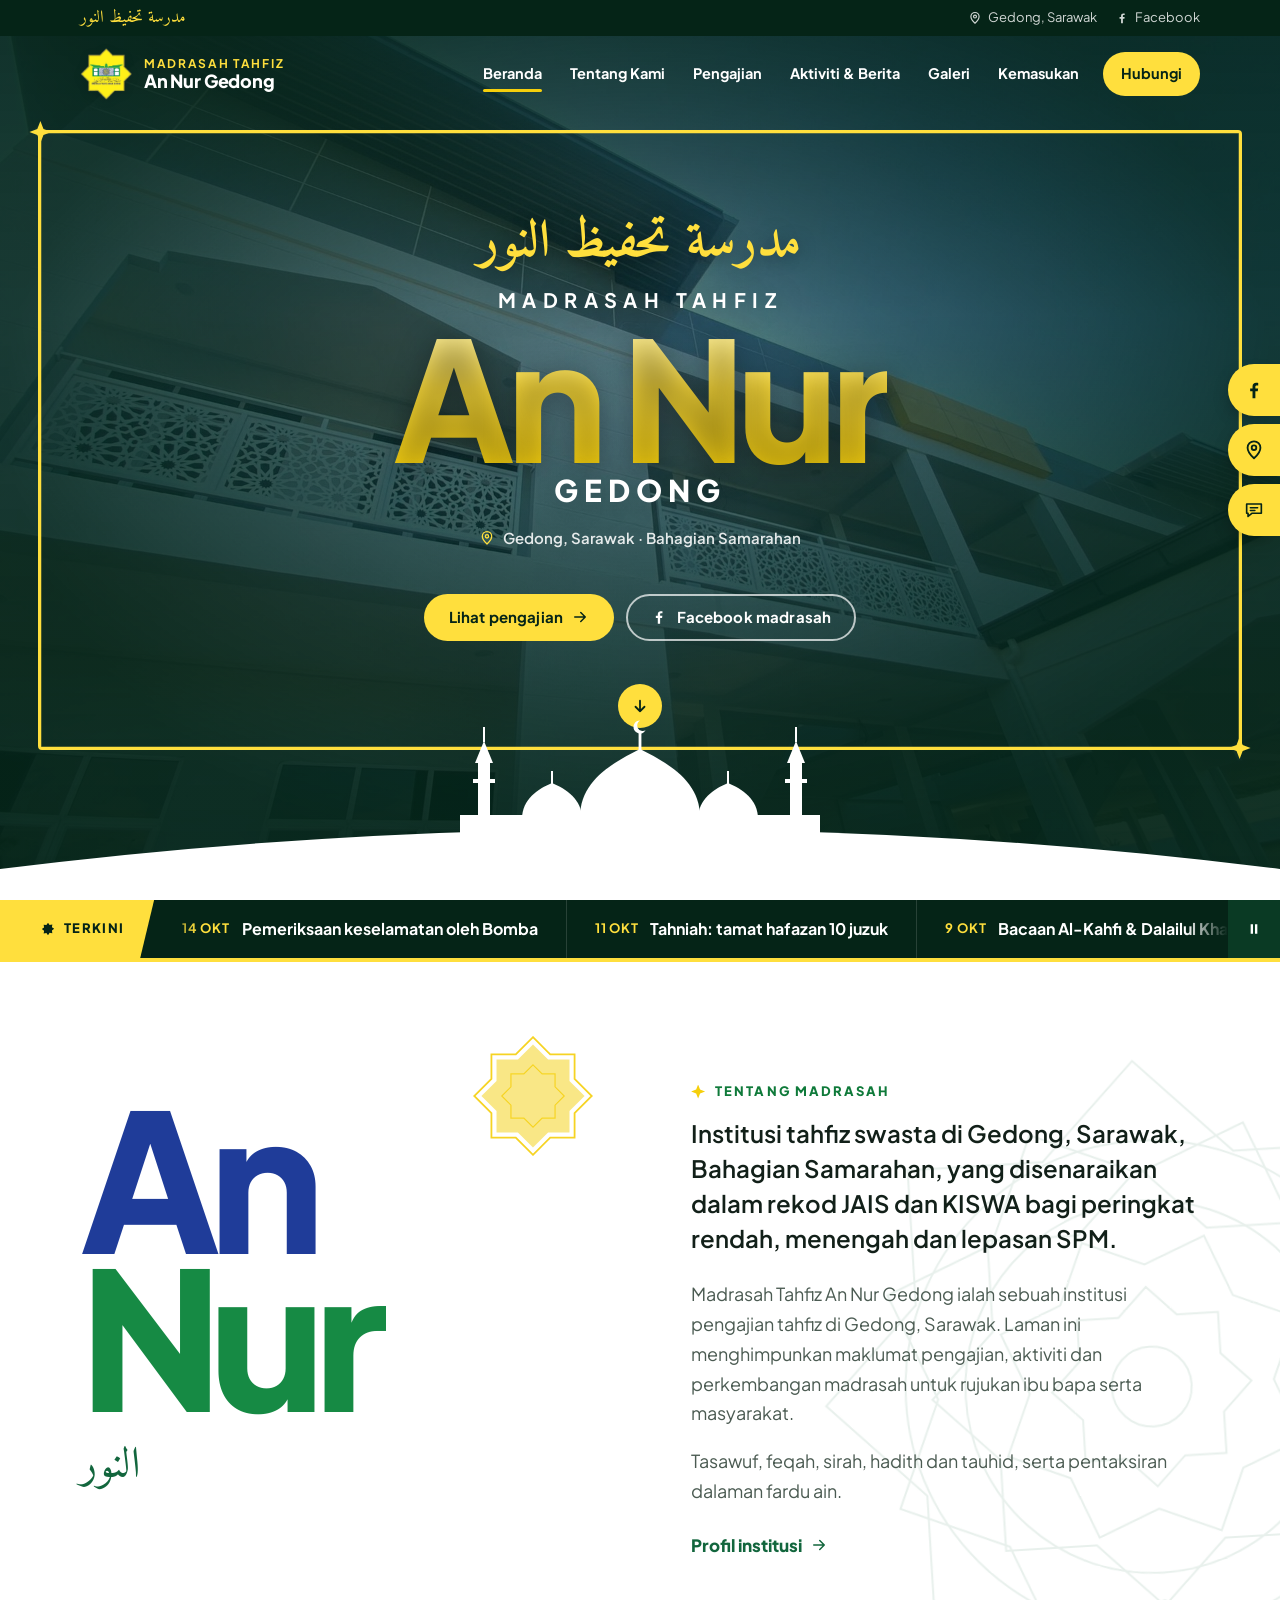
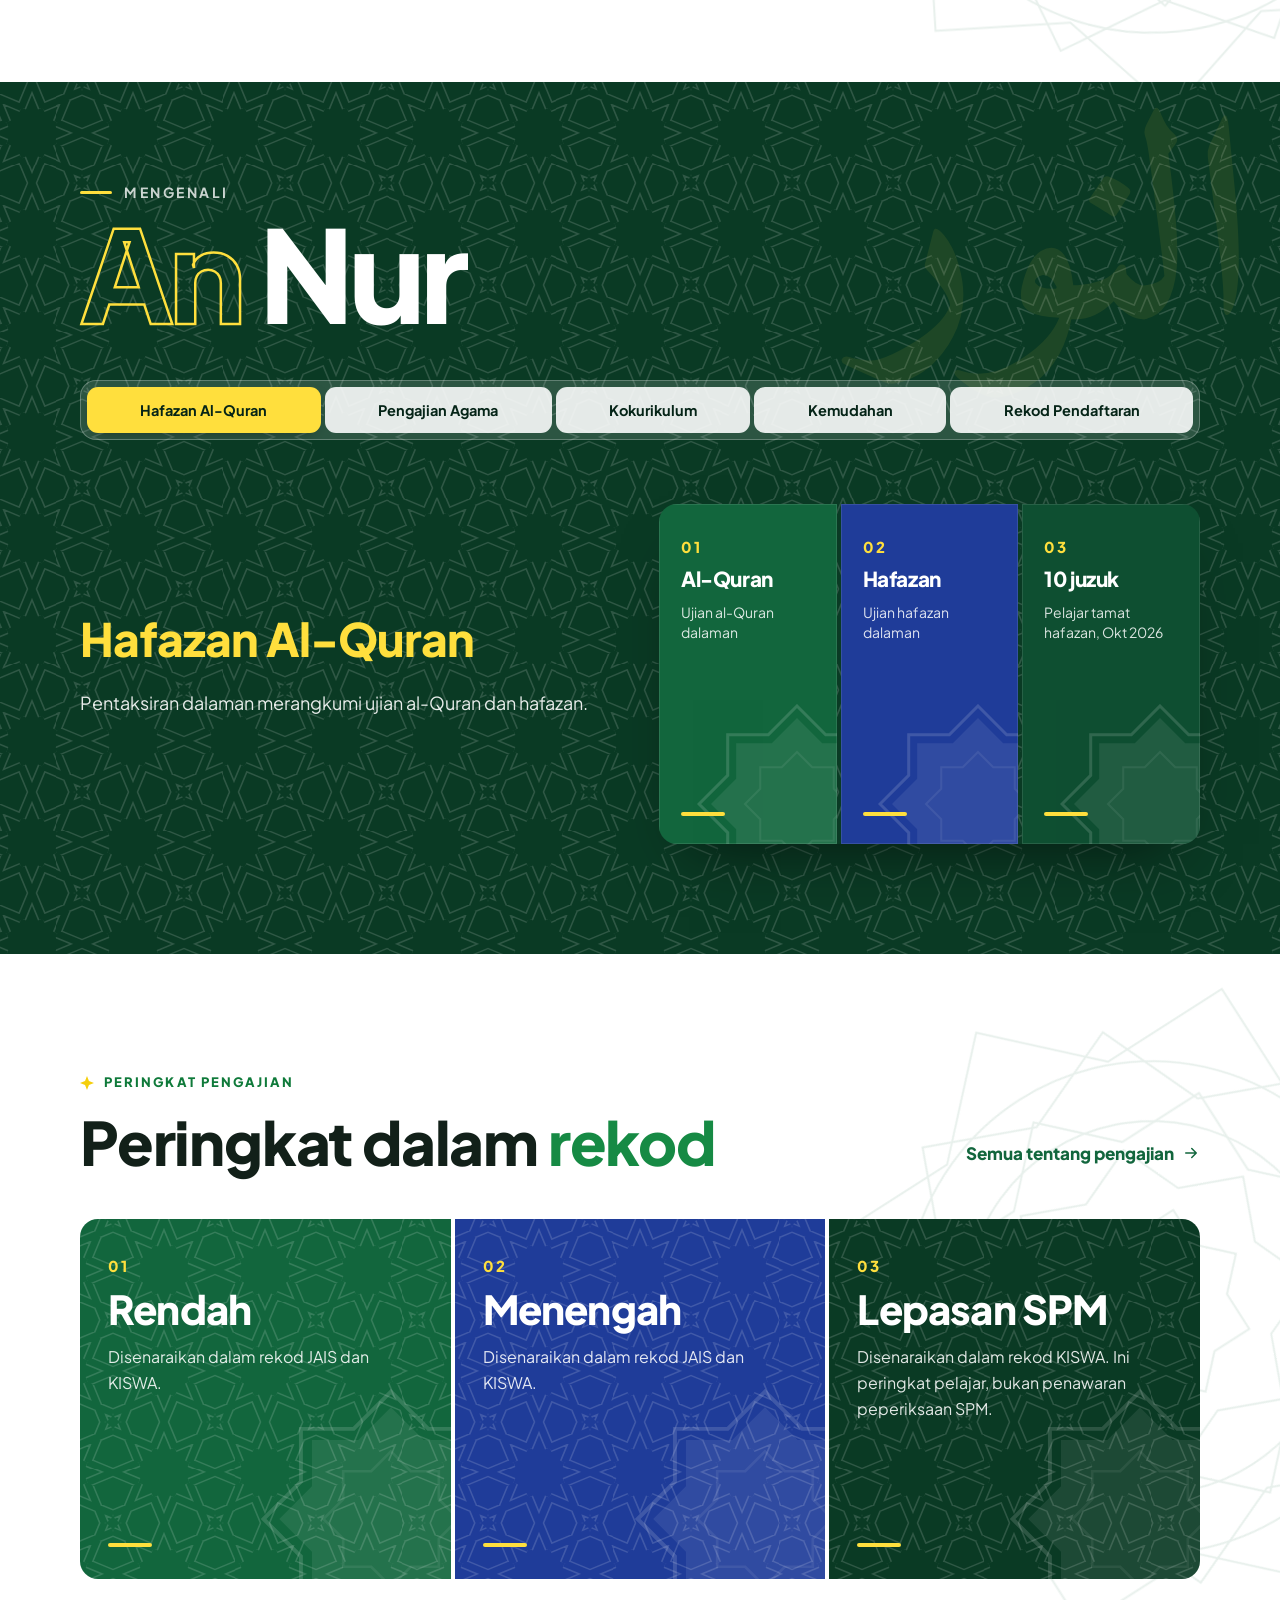
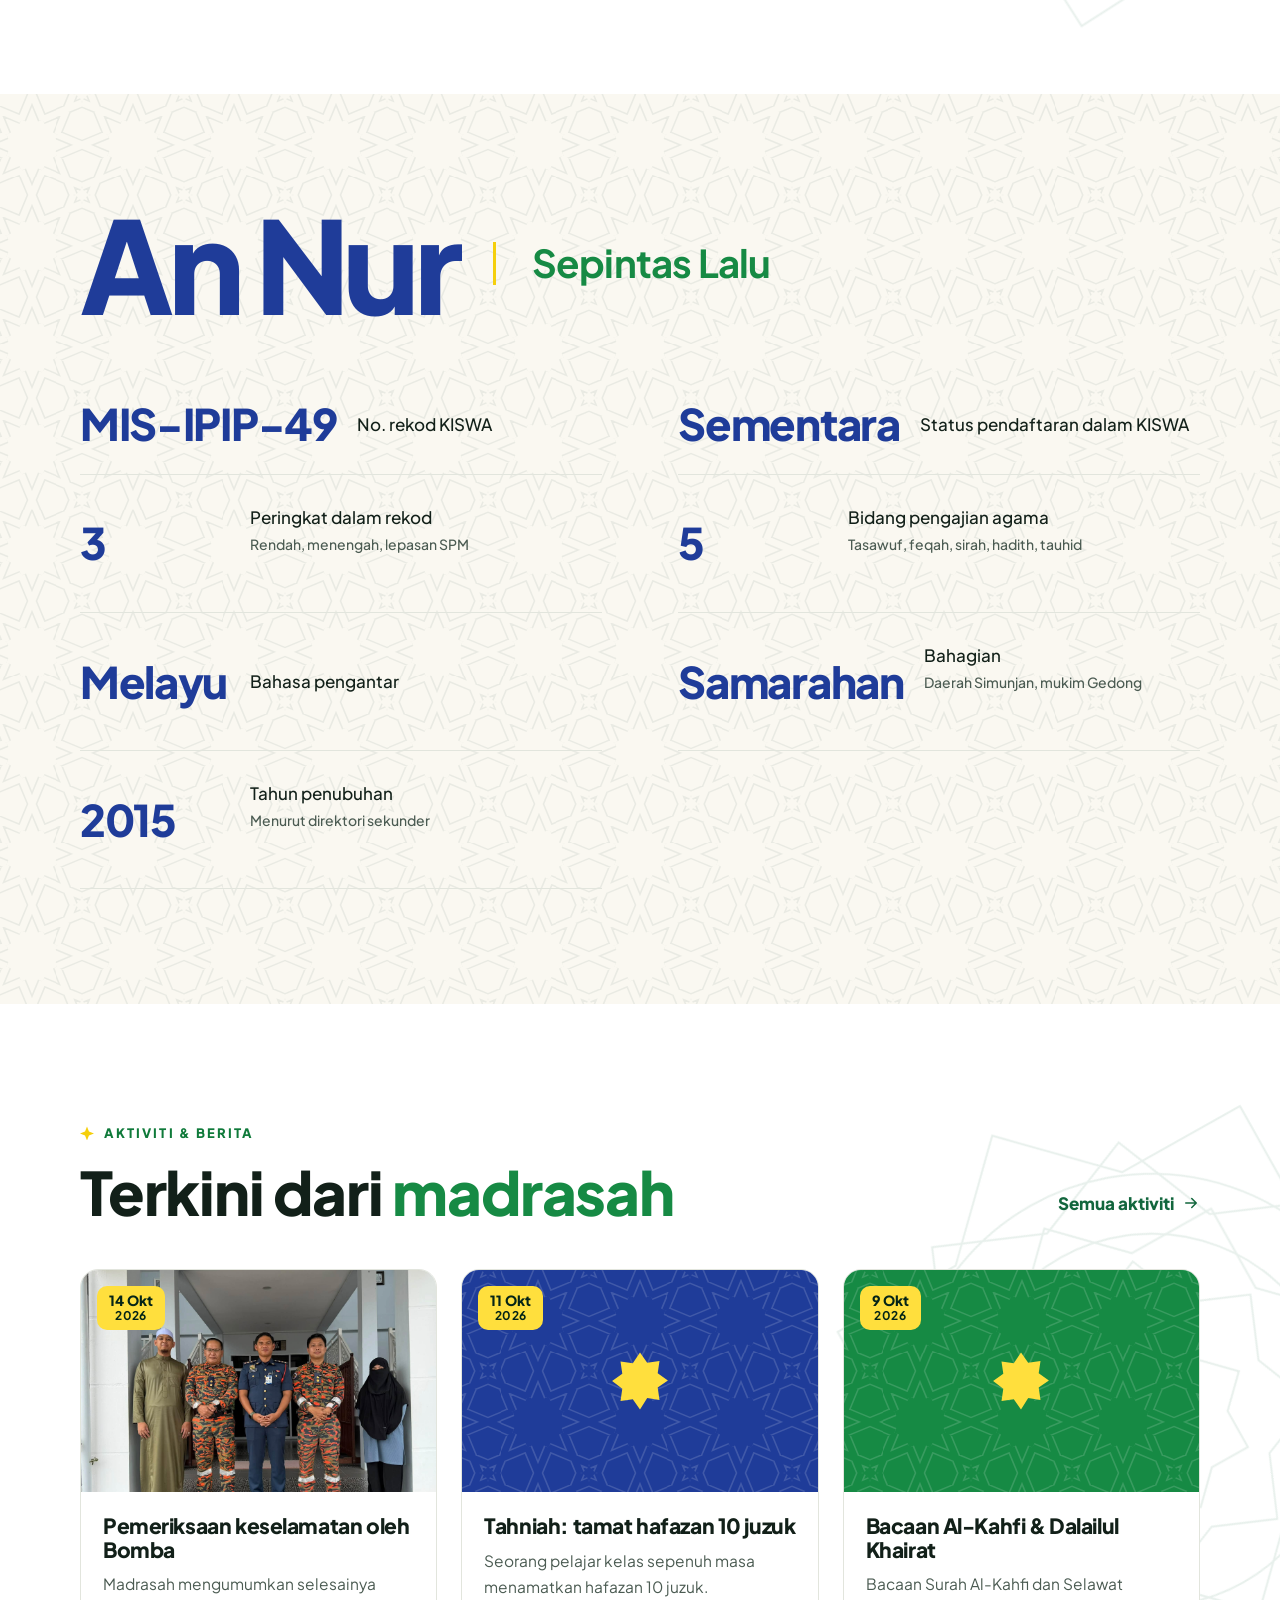
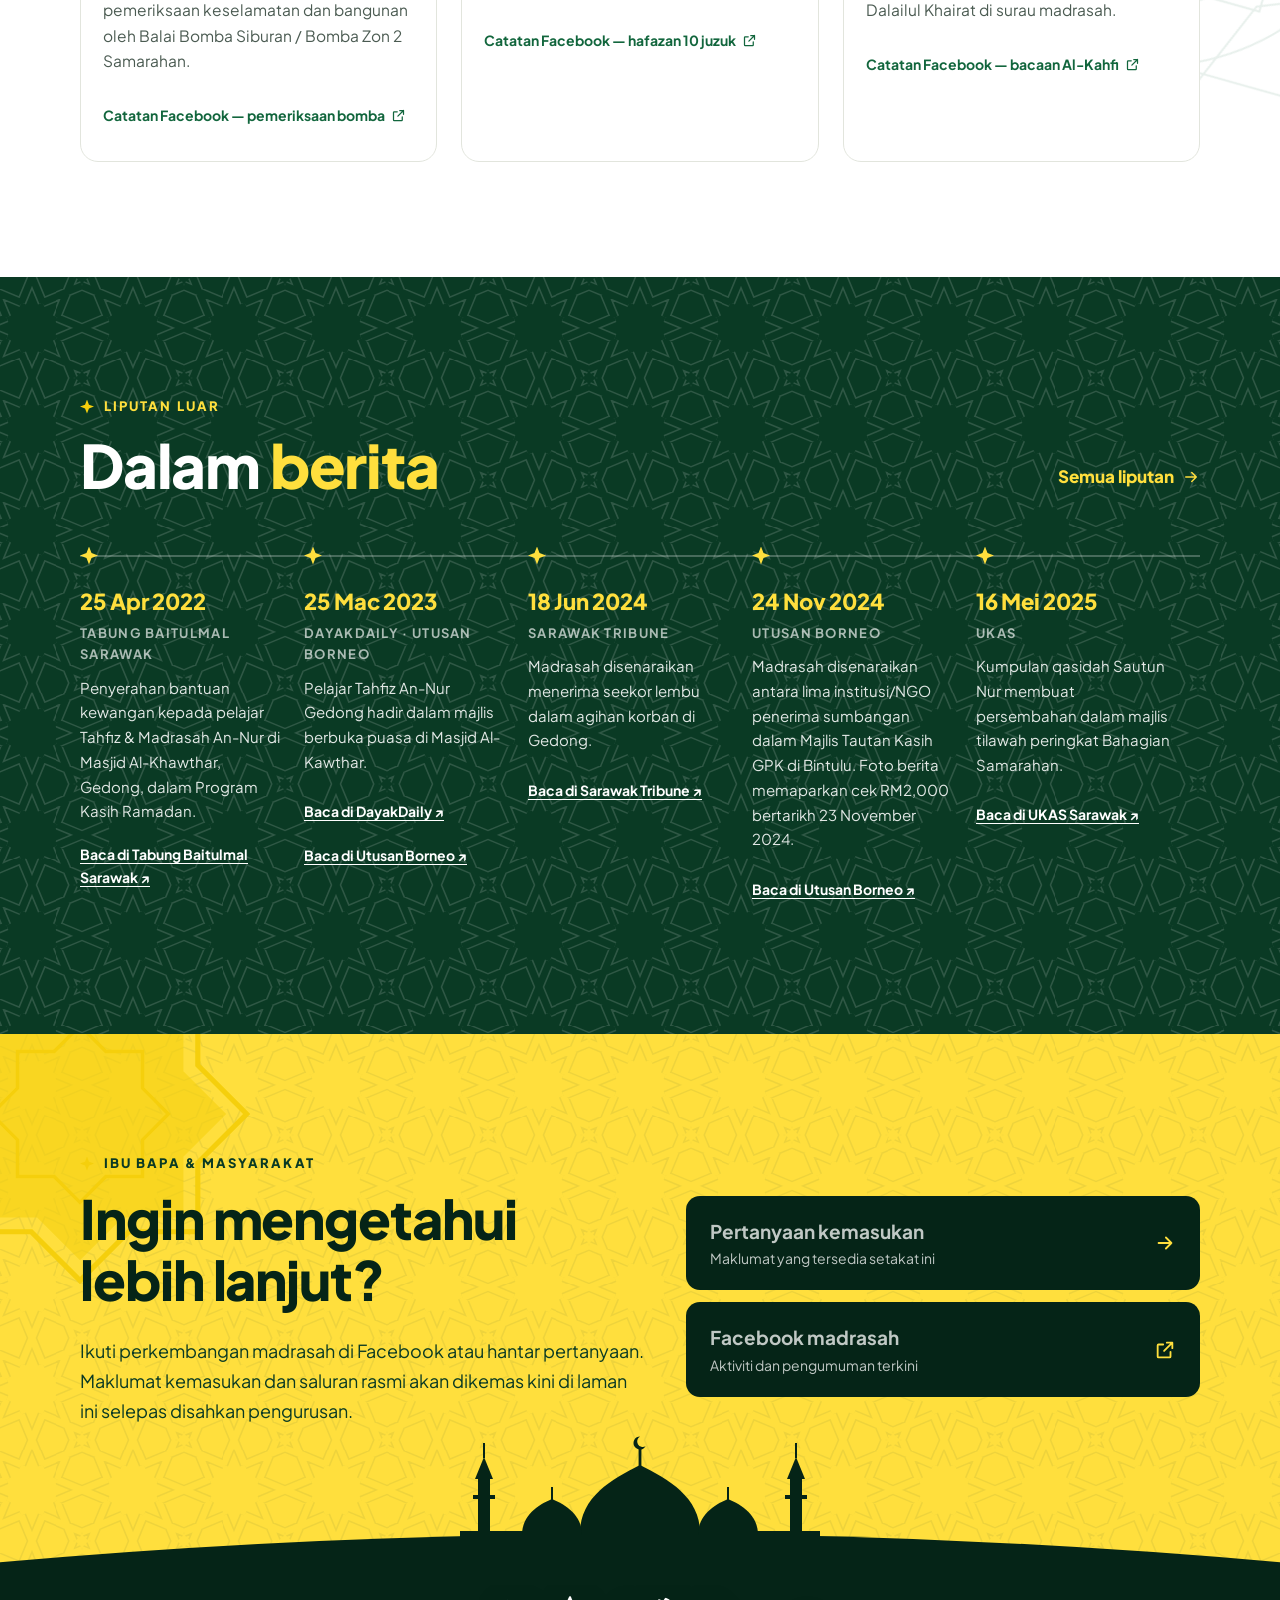
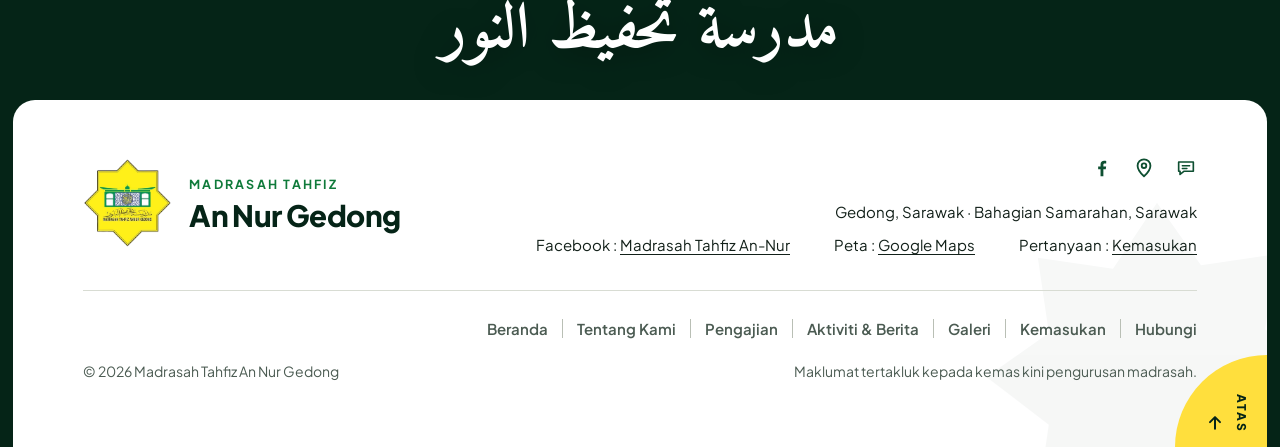
<file: index.html>
<!doctype html>
<html lang="ms">
<head>
  <meta charset="utf-8">
  <meta name="viewport" content="width=device-width, initial-scale=1">
  <title>Madrasah Tahfiz An Nur Gedong — Gedong, Sarawak</title>
  <meta name="description" content="Madrasah Tahfiz An Nur Gedong, institusi pengajian tahfiz di Gedong, Bahagian Samarahan, Sarawak.">
  <!-- Draf: buang baris noindex apabila laman diluluskan untuk diterbitkan -->
  <meta name="robots" content="noindex, nofollow">
  <meta name="theme-color" content="#0A3A24">
  <link rel="icon" href="assets/img/logo/logo-asal-lutsinar.png">
  <link rel="preconnect" href="https://fonts.googleapis.com">
  <link rel="preconnect" href="https://fonts.gstatic.com" crossorigin>
  <link rel="stylesheet" href="https://fonts.googleapis.com/css2?family=Amiri:wght@400;700&family=Plus+Jakarta+Sans:wght@400;500;600;700;800&display=swap">
  <link rel="stylesheet" href="assets/css/gaya.css?v=20261022m">
</head>
<body data-halaman="beranda" class="ada-hero">
  <div id="kepala"></div>
  <main id="utama" tabindex="-1">
    <noscript><div style="padding:40px 20px;text-align:center">Sila hidupkan JavaScript untuk memaparkan laman ini.</div></noscript>
  </main>
  <div id="kaki"></div>
  <script src="kandungan/kandungan.js?v=20261022m"></script>
  <script src="assets/js/app.js?v=20261022m"></script>
</body>
</html>
</file>
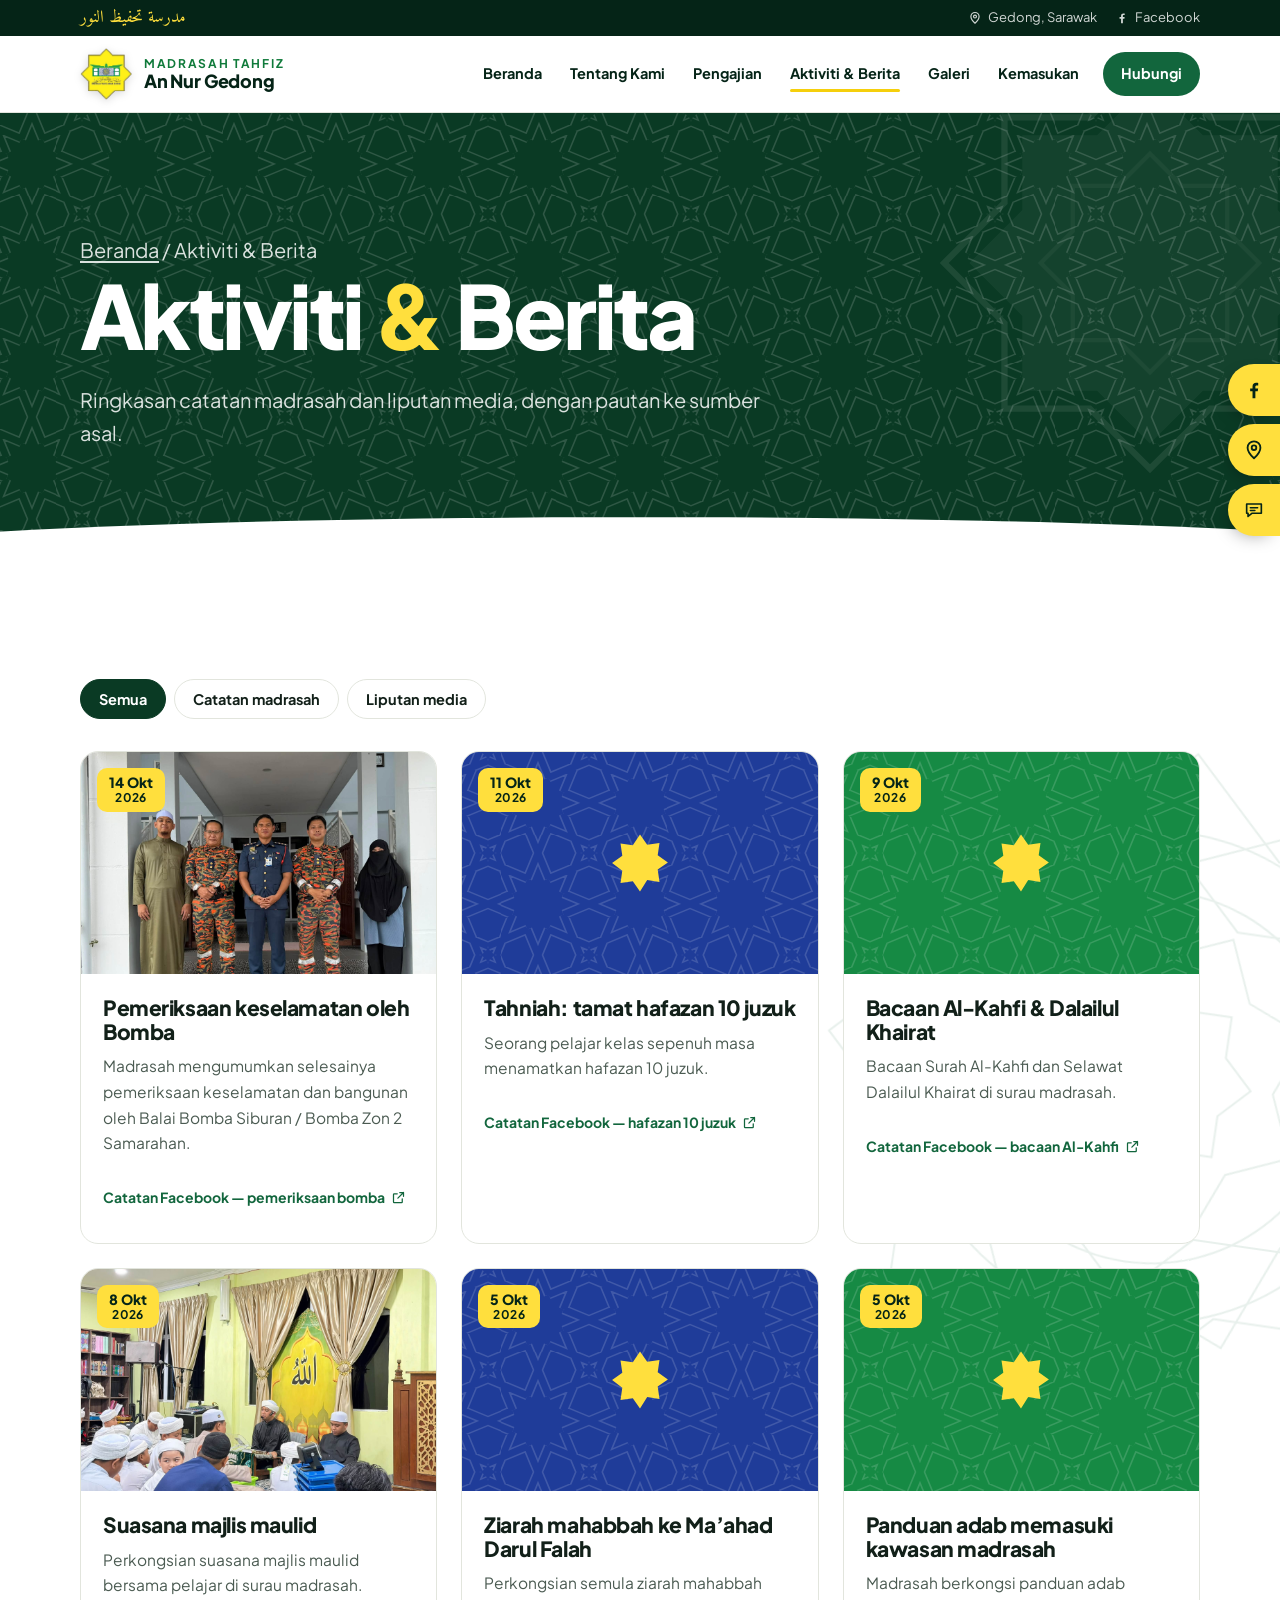
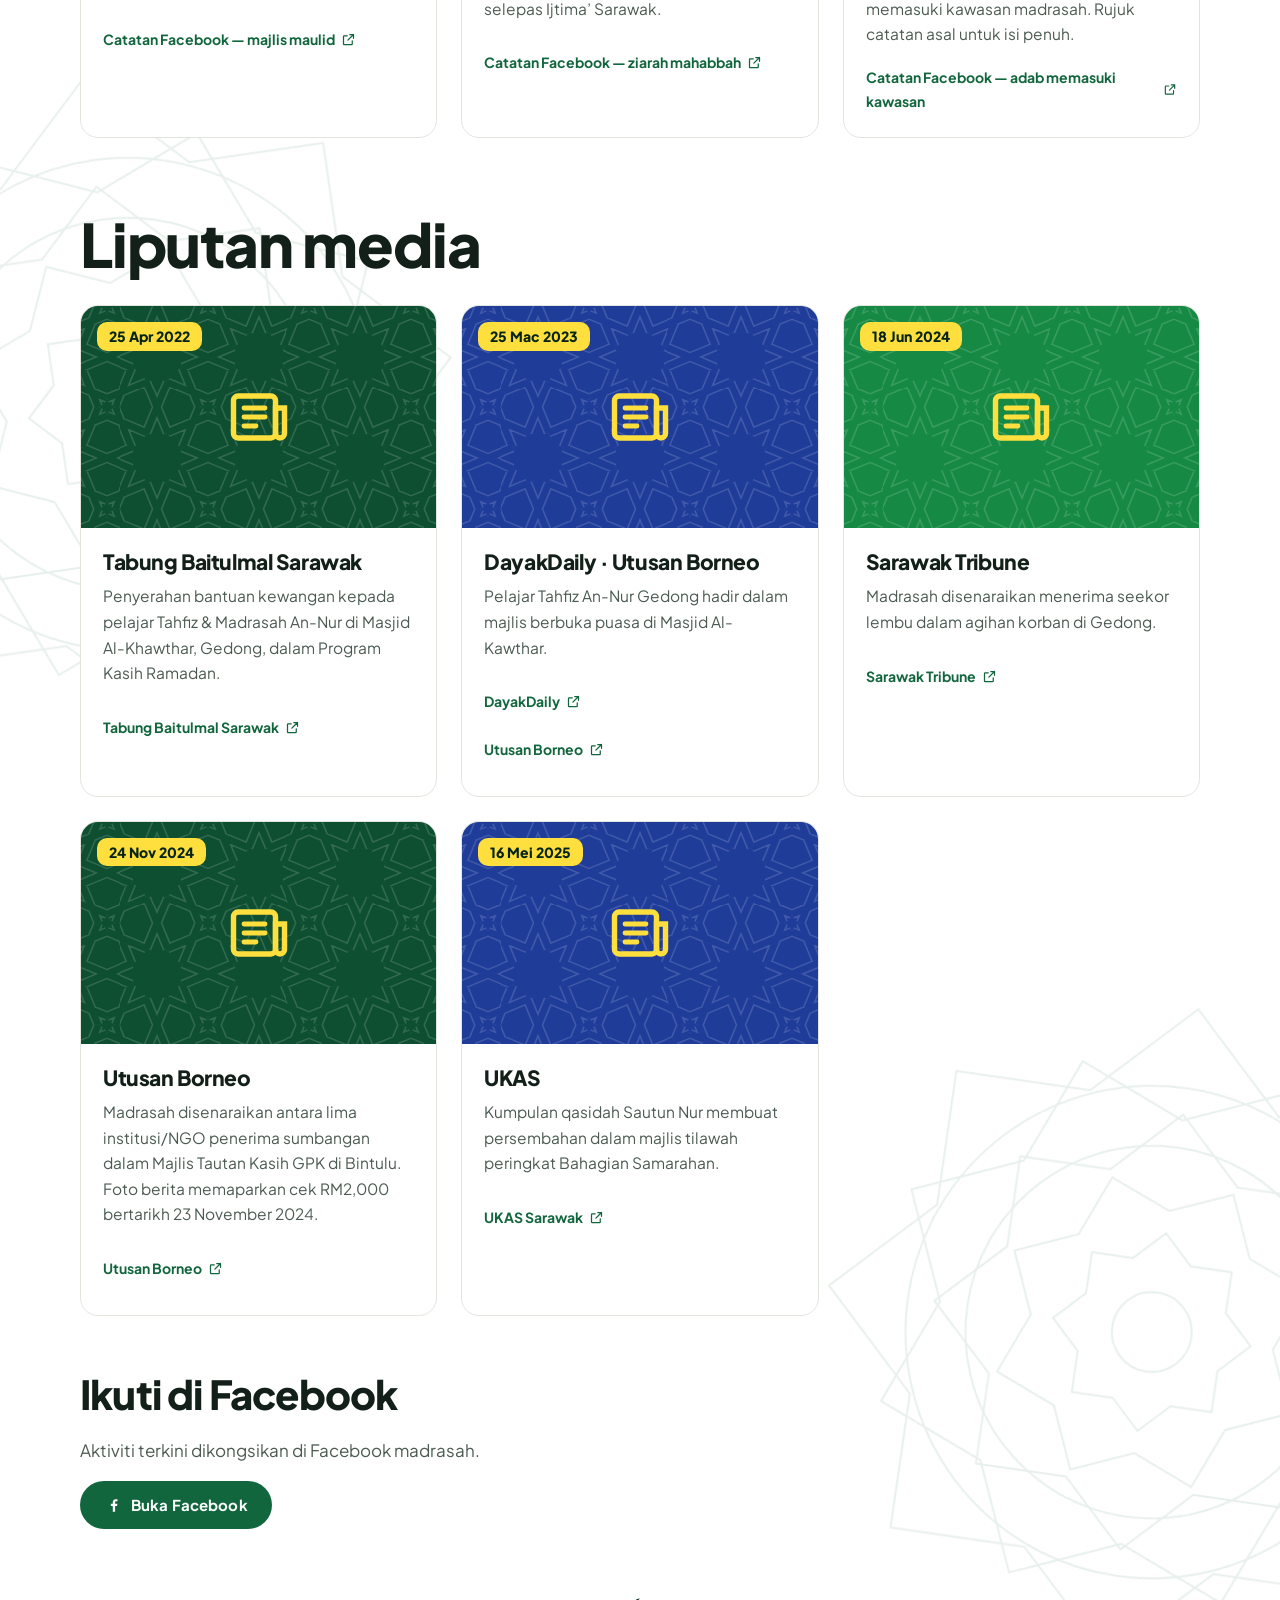
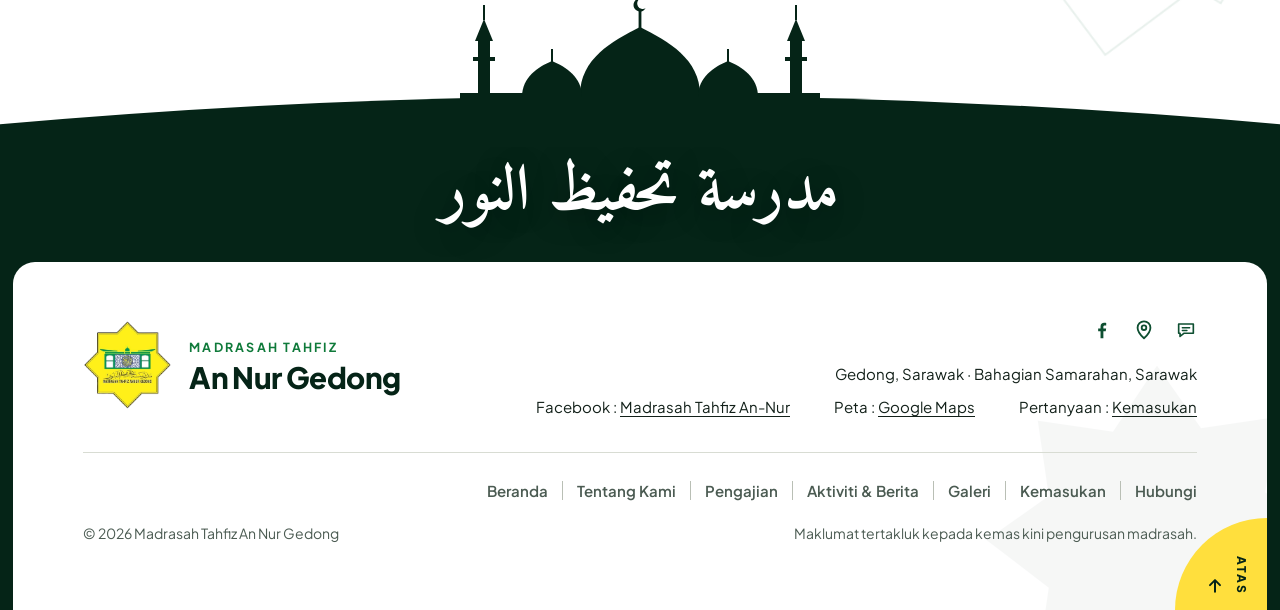
<file: aktiviti.html>
<!doctype html>
<html lang="ms">
<head>
  <meta charset="utf-8">
  <meta name="viewport" content="width=device-width, initial-scale=1">
  <title>Aktiviti & Berita — Madrasah Tahfiz An Nur Gedong</title>
  <meta name="description" content="Aktiviti madrasah dan liputan media mengenai Madrasah Tahfiz An Nur Gedong.">
  <!-- Draf: buang baris noindex apabila laman diluluskan untuk diterbitkan -->
  <meta name="robots" content="noindex, nofollow">
  <meta name="theme-color" content="#0A3A24">
  <link rel="icon" href="assets/img/logo/logo-asal-lutsinar.png">
  <link rel="preconnect" href="https://fonts.googleapis.com">
  <link rel="preconnect" href="https://fonts.gstatic.com" crossorigin>
  <link rel="stylesheet" href="https://fonts.googleapis.com/css2?family=Amiri:wght@400;700&family=Plus+Jakarta+Sans:wght@400;500;600;700;800&display=swap">
  <link rel="stylesheet" href="assets/css/gaya.css?v=20261022m">
</head>
<body data-halaman="aktiviti">
  <div id="kepala"></div>
  <main id="utama" tabindex="-1">
    <noscript><div style="padding:40px 20px;text-align:center">Sila hidupkan JavaScript untuk memaparkan laman ini.</div></noscript>
  </main>
  <div id="kaki"></div>
  <script src="kandungan/kandungan.js?v=20261022m"></script>
  <script src="assets/js/app.js?v=20261022m"></script>
</body>
</html>
</file>
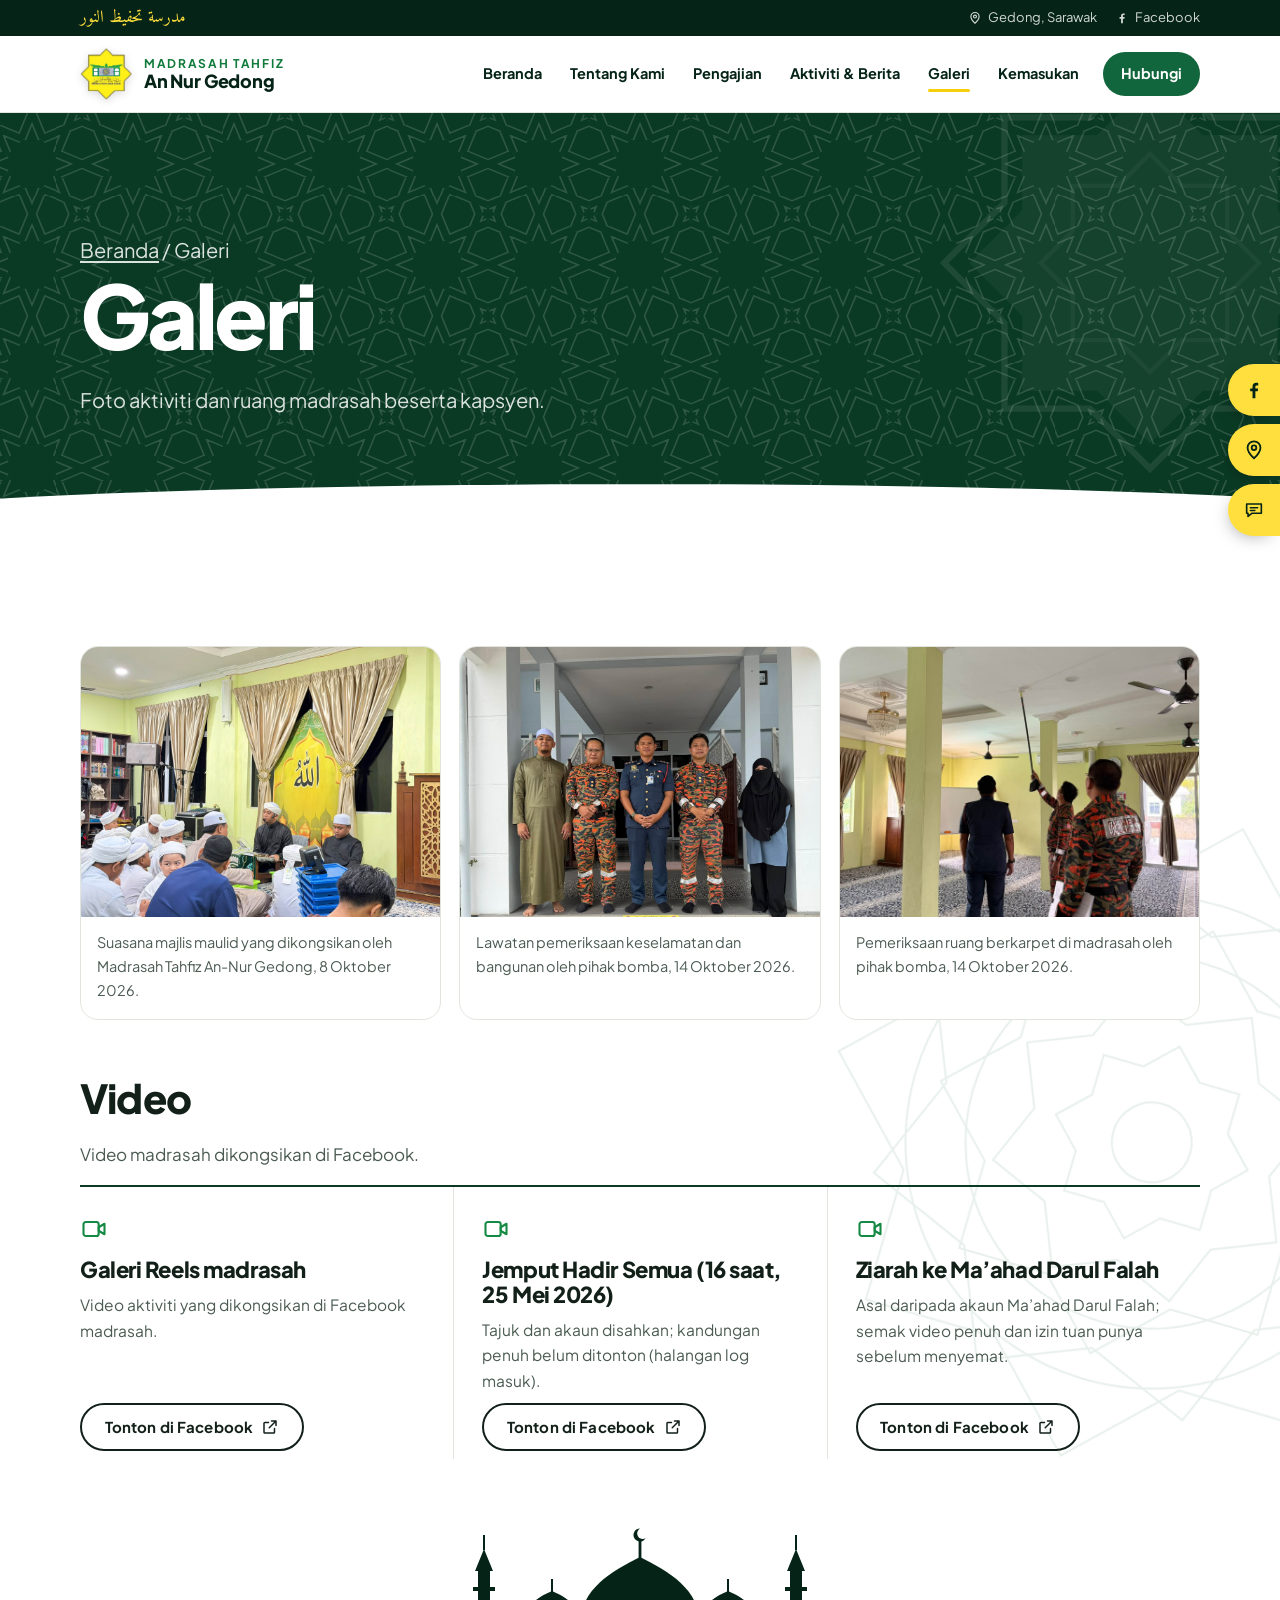
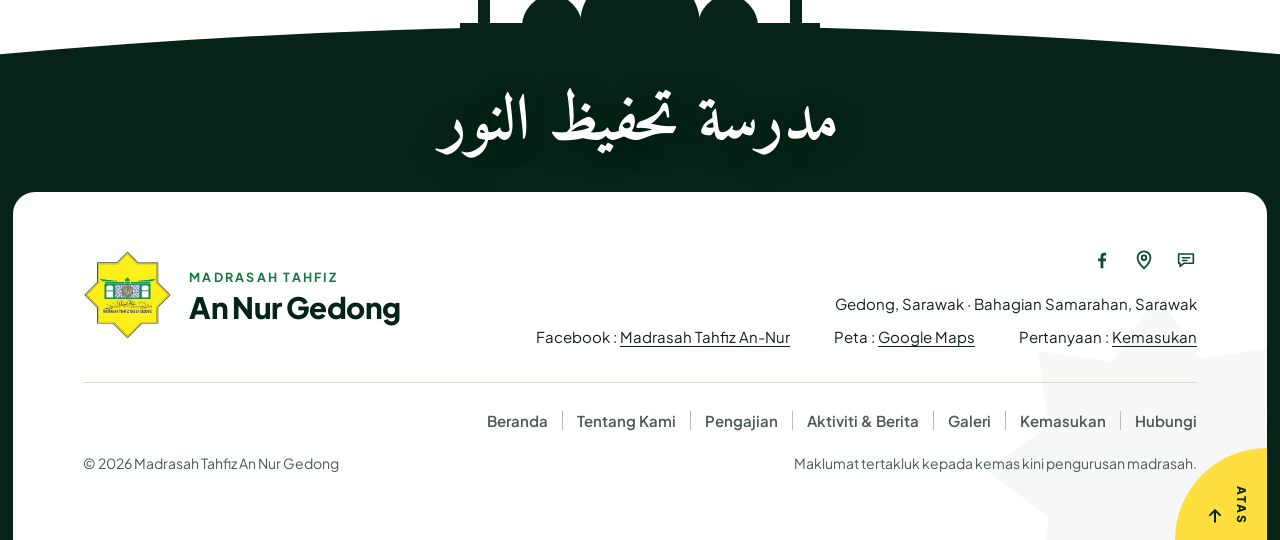
<file: galeri.html>
<!doctype html>
<html lang="ms">
<head>
  <meta charset="utf-8">
  <meta name="viewport" content="width=device-width, initial-scale=1">
  <title>Galeri — Madrasah Tahfiz An Nur Gedong</title>
  <meta name="description" content="Galeri foto dan video Madrasah Tahfiz An Nur Gedong.">
  <!-- Draf: buang baris noindex apabila laman diluluskan untuk diterbitkan -->
  <meta name="robots" content="noindex, nofollow">
  <meta name="theme-color" content="#0A3A24">
  <link rel="icon" href="assets/img/logo/logo-asal-lutsinar.png">
  <link rel="preconnect" href="https://fonts.googleapis.com">
  <link rel="preconnect" href="https://fonts.gstatic.com" crossorigin>
  <link rel="stylesheet" href="https://fonts.googleapis.com/css2?family=Amiri:wght@400;700&family=Plus+Jakarta+Sans:wght@400;500;600;700;800&display=swap">
  <link rel="stylesheet" href="assets/css/gaya.css?v=20261022m">
</head>
<body data-halaman="galeri">
  <div id="kepala"></div>
  <main id="utama" tabindex="-1">
    <noscript><div style="padding:40px 20px;text-align:center">Sila hidupkan JavaScript untuk memaparkan laman ini.</div></noscript>
  </main>
  <div id="kaki"></div>
  <script src="kandungan/kandungan.js?v=20261022m"></script>
  <script src="assets/js/app.js?v=20261022m"></script>
</body>
</html>
</file>
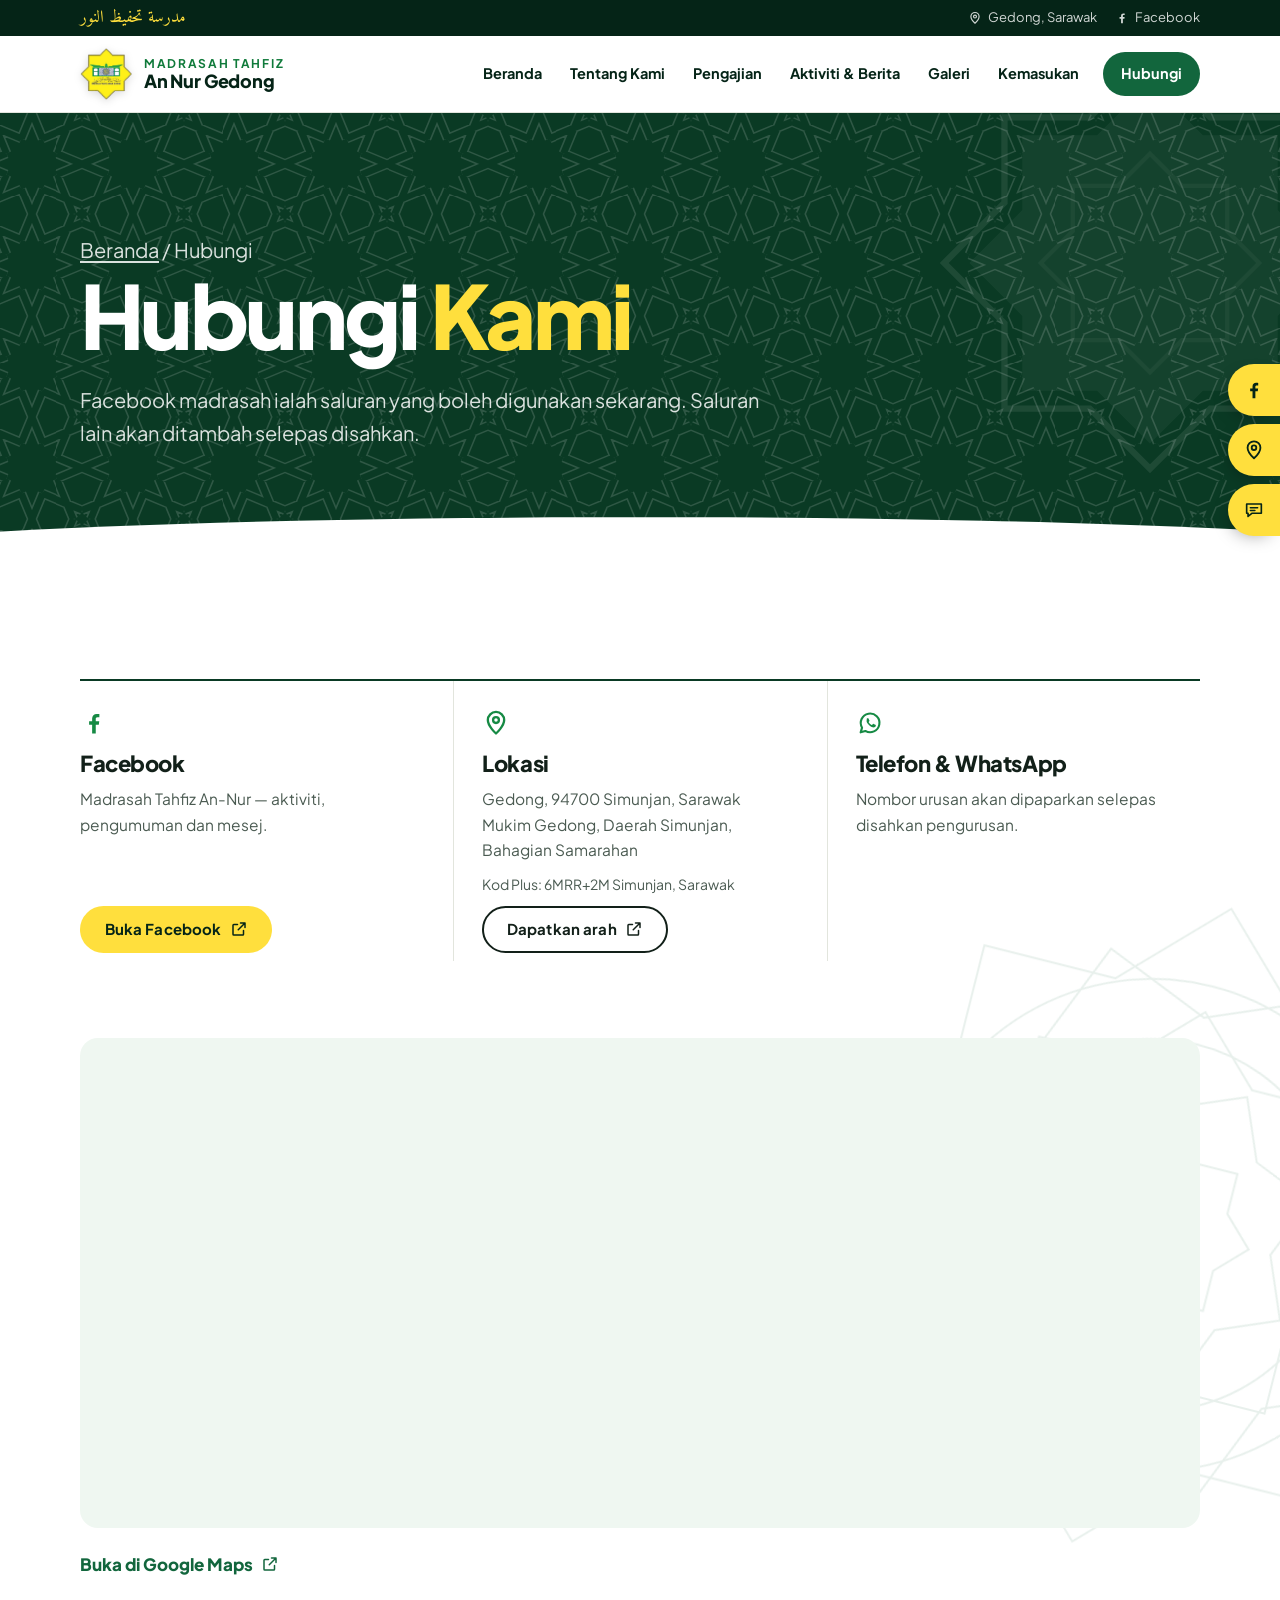
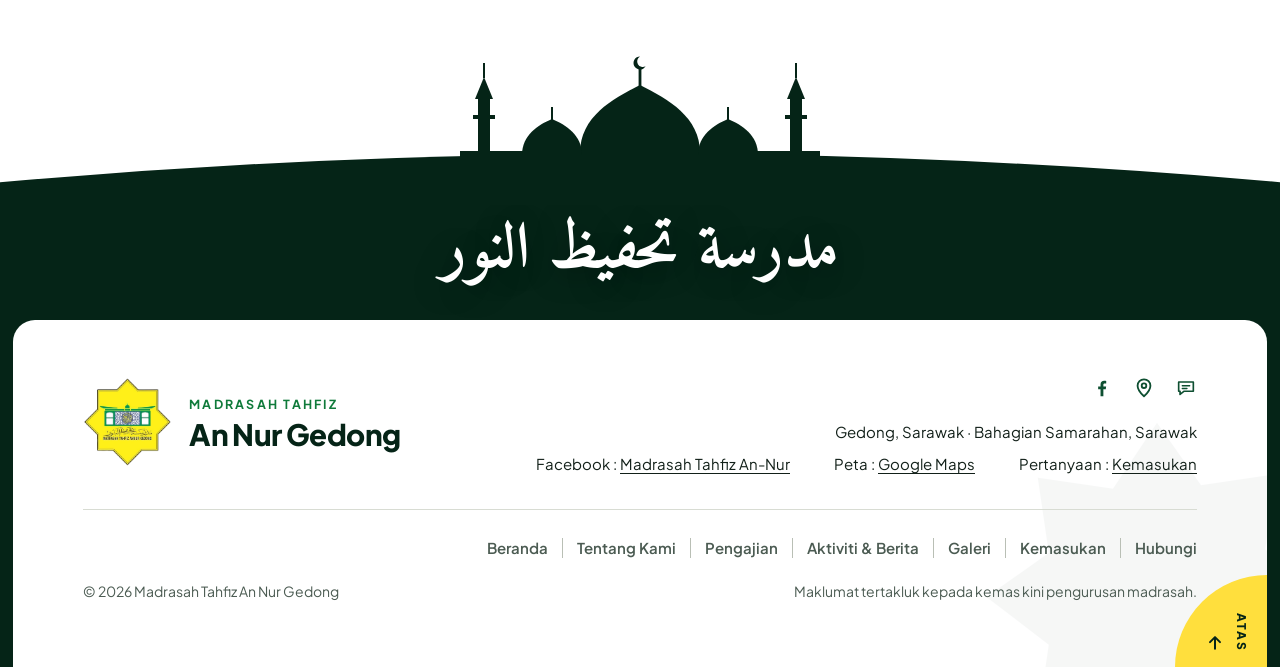
<file: hubungi.html>
<!doctype html>
<html lang="ms">
<head>
  <meta charset="utf-8">
  <meta name="viewport" content="width=device-width, initial-scale=1">
  <title>Hubungi — Madrasah Tahfiz An Nur Gedong</title>
  <meta name="description" content="Hubungi Madrasah Tahfiz An Nur Gedong.">
  <!-- Draf: buang baris noindex apabila laman diluluskan untuk diterbitkan -->
  <meta name="robots" content="noindex, nofollow">
  <meta name="theme-color" content="#0A3A24">
  <link rel="icon" href="assets/img/logo/logo-asal-lutsinar.png">
  <link rel="preconnect" href="https://fonts.googleapis.com">
  <link rel="preconnect" href="https://fonts.gstatic.com" crossorigin>
  <link rel="stylesheet" href="https://fonts.googleapis.com/css2?family=Amiri:wght@400;700&family=Plus+Jakarta+Sans:wght@400;500;600;700;800&display=swap">
  <link rel="stylesheet" href="assets/css/gaya.css?v=20261022m">
</head>
<body data-halaman="hubungi">
  <div id="kepala"></div>
  <main id="utama" tabindex="-1">
    <noscript><div style="padding:40px 20px;text-align:center">Sila hidupkan JavaScript untuk memaparkan laman ini.</div></noscript>
  </main>
  <div id="kaki"></div>
  <script src="kandungan/kandungan.js?v=20261022m"></script>
  <script src="assets/js/app.js?v=20261022m"></script>
</body>
</html>
</file>
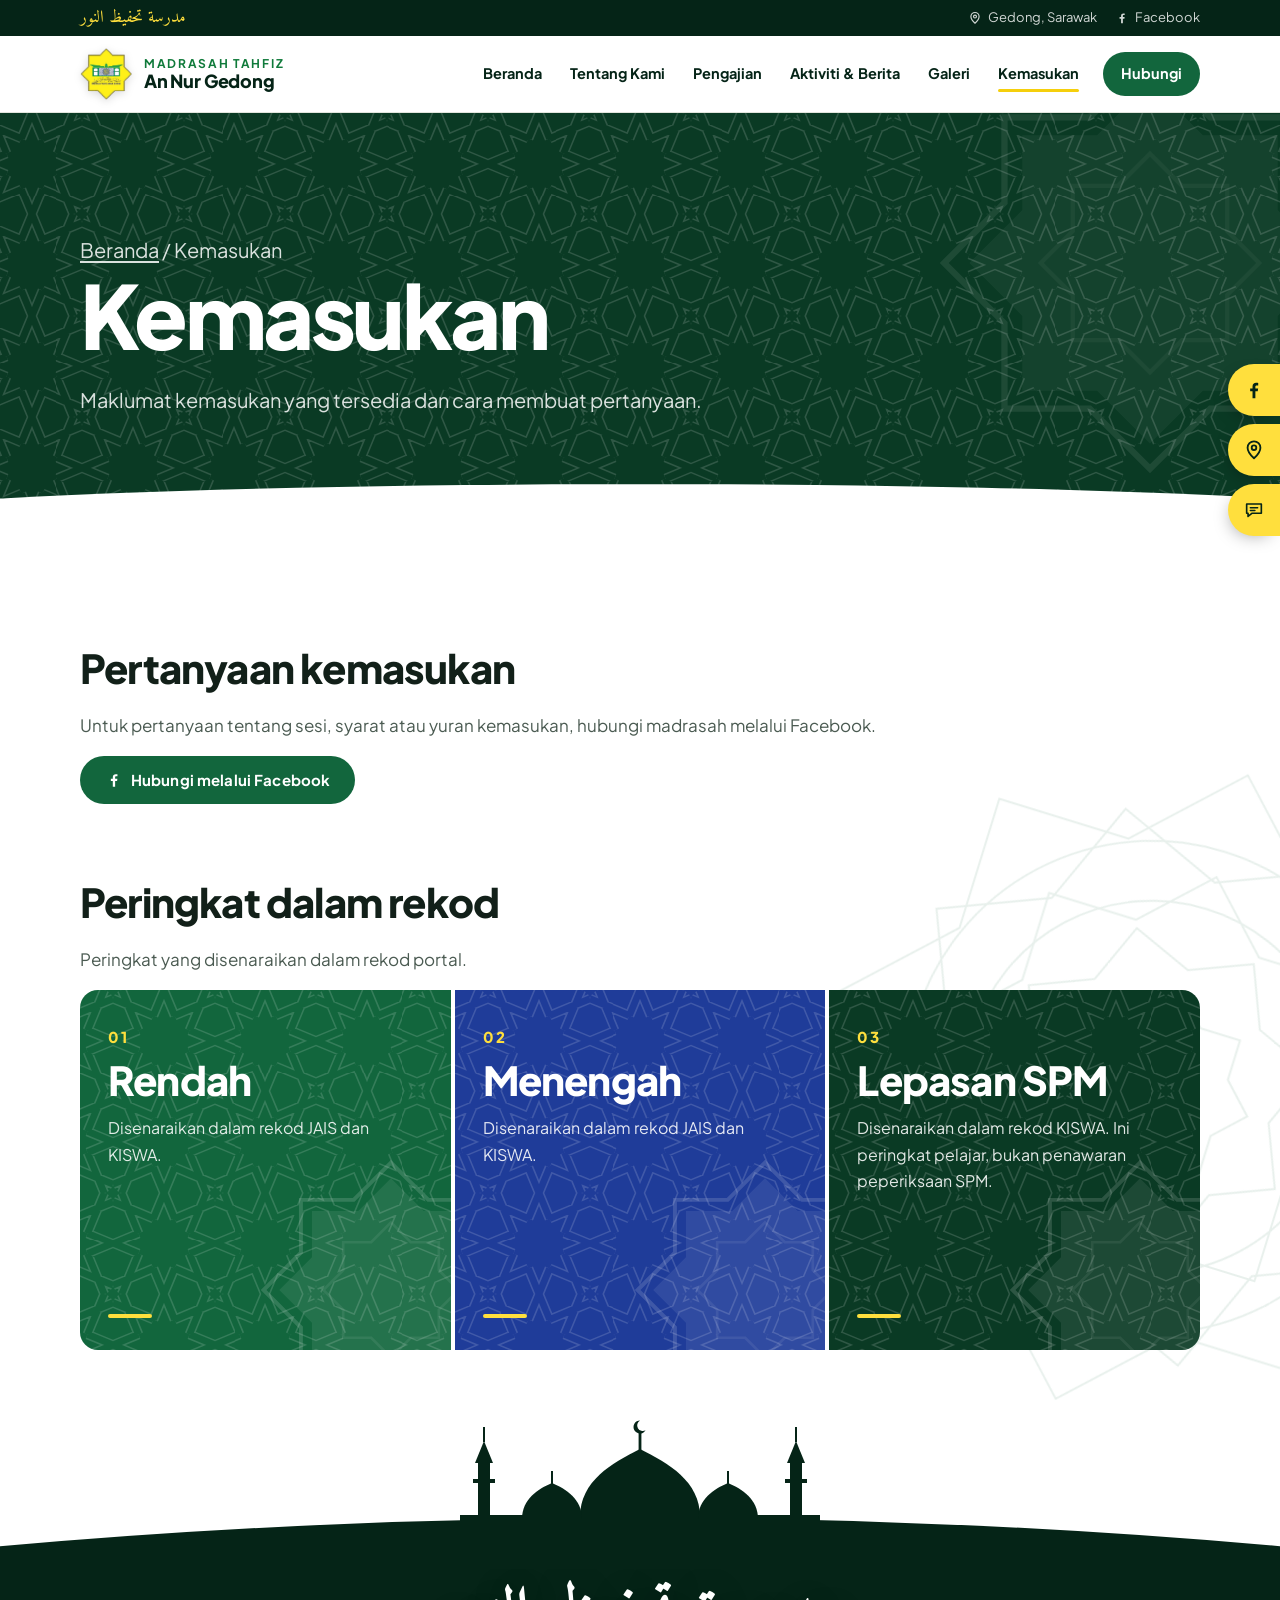
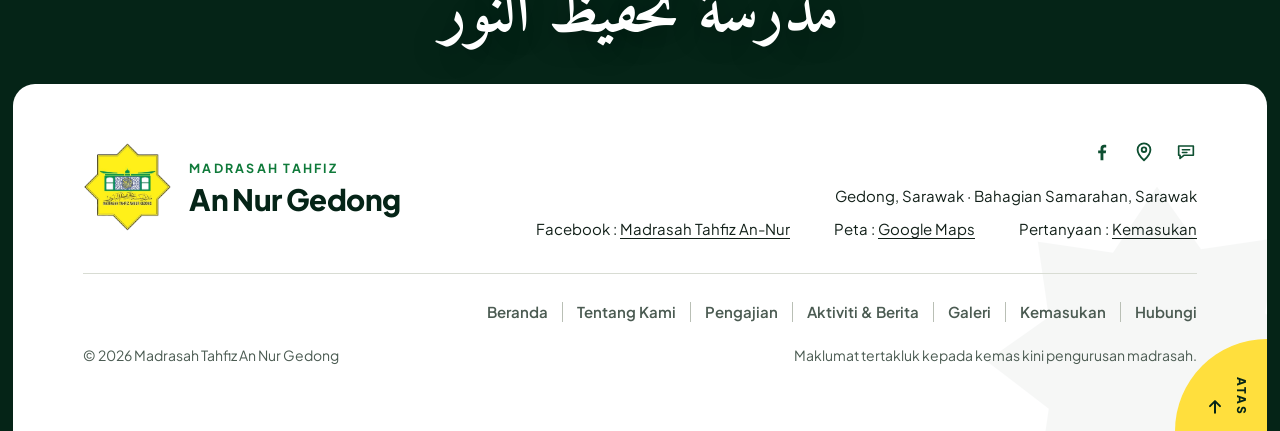
<file: kemasukan.html>
<!doctype html>
<html lang="ms">
<head>
  <meta charset="utf-8">
  <meta name="viewport" content="width=device-width, initial-scale=1">
  <title>Kemasukan — Madrasah Tahfiz An Nur Gedong</title>
  <meta name="description" content="Maklumat kemasukan dan pertanyaan Madrasah Tahfiz An Nur Gedong.">
  <!-- Draf: buang baris noindex apabila laman diluluskan untuk diterbitkan -->
  <meta name="robots" content="noindex, nofollow">
  <meta name="theme-color" content="#0A3A24">
  <link rel="icon" href="assets/img/logo/logo-asal-lutsinar.png">
  <link rel="preconnect" href="https://fonts.googleapis.com">
  <link rel="preconnect" href="https://fonts.gstatic.com" crossorigin>
  <link rel="stylesheet" href="https://fonts.googleapis.com/css2?family=Amiri:wght@400;700&family=Plus+Jakarta+Sans:wght@400;500;600;700;800&display=swap">
  <link rel="stylesheet" href="assets/css/gaya.css?v=20261022m">
</head>
<body data-halaman="kemasukan">
  <div id="kepala"></div>
  <main id="utama" tabindex="-1">
    <noscript><div style="padding:40px 20px;text-align:center">Sila hidupkan JavaScript untuk memaparkan laman ini.</div></noscript>
  </main>
  <div id="kaki"></div>
  <script src="kandungan/kandungan.js?v=20261022m"></script>
  <script src="assets/js/app.js?v=20261022m"></script>
</body>
</html>
</file>
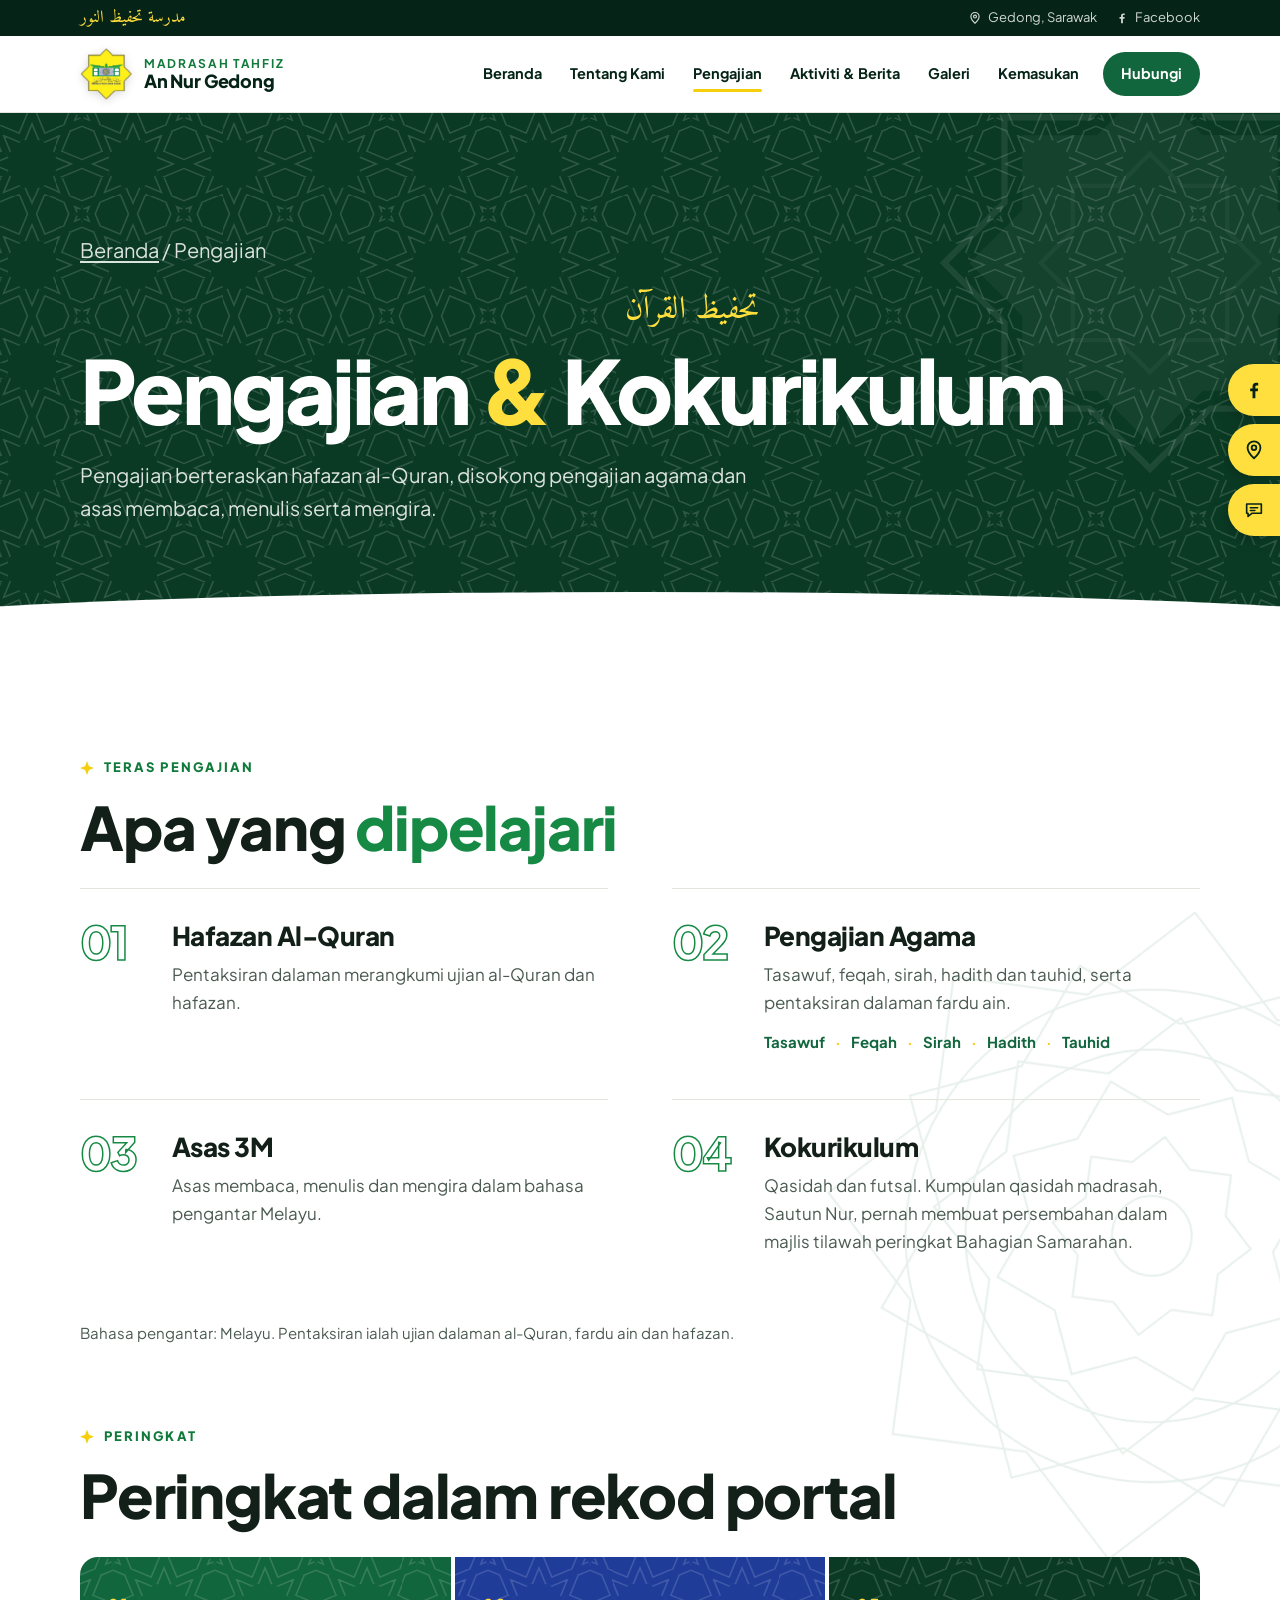
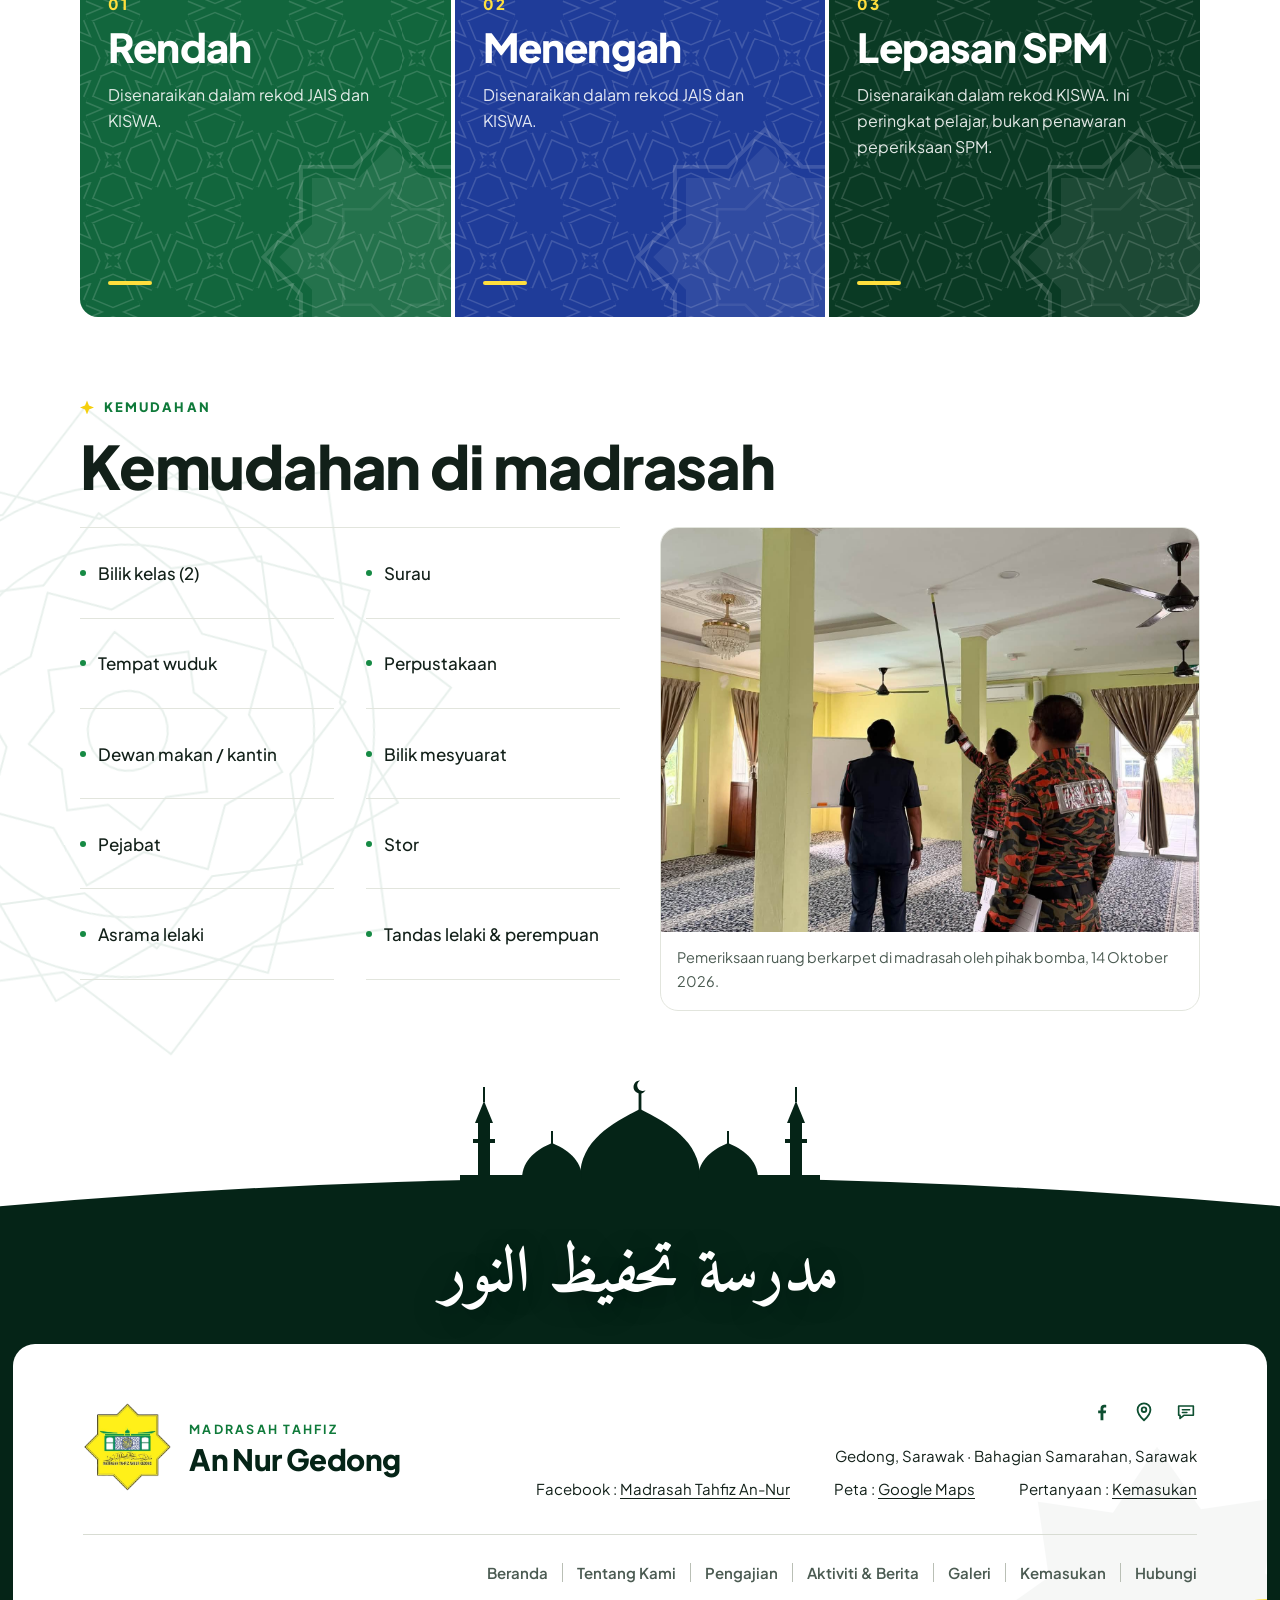
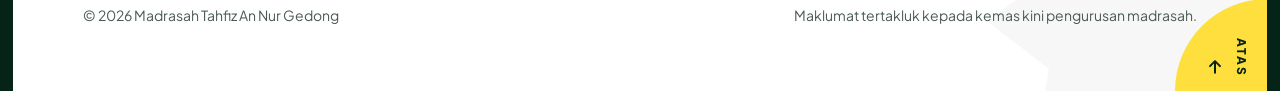
<file: pengajian.html>
<!doctype html>
<html lang="ms">
<head>
  <meta charset="utf-8">
  <meta name="viewport" content="width=device-width, initial-scale=1">
  <title>Pengajian — Madrasah Tahfiz An Nur Gedong</title>
  <meta name="description" content="Hafazan al-Quran, pengajian agama, kokurikulum dan kemudahan di Madrasah Tahfiz An Nur Gedong.">
  <!-- Draf: buang baris noindex apabila laman diluluskan untuk diterbitkan -->
  <meta name="robots" content="noindex, nofollow">
  <meta name="theme-color" content="#0A3A24">
  <link rel="icon" href="assets/img/logo/logo-asal-lutsinar.png">
  <link rel="preconnect" href="https://fonts.googleapis.com">
  <link rel="preconnect" href="https://fonts.gstatic.com" crossorigin>
  <link rel="stylesheet" href="https://fonts.googleapis.com/css2?family=Amiri:wght@400;700&family=Plus+Jakarta+Sans:wght@400;500;600;700;800&display=swap">
  <link rel="stylesheet" href="assets/css/gaya.css?v=20261022m">
</head>
<body data-halaman="pengajian">
  <div id="kepala"></div>
  <main id="utama" tabindex="-1">
    <noscript><div style="padding:40px 20px;text-align:center">Sila hidupkan JavaScript untuk memaparkan laman ini.</div></noscript>
  </main>
  <div id="kaki"></div>
  <script src="kandungan/kandungan.js?v=20261022m"></script>
  <script src="assets/js/app.js?v=20261022m"></script>
</body>
</html>
</file>
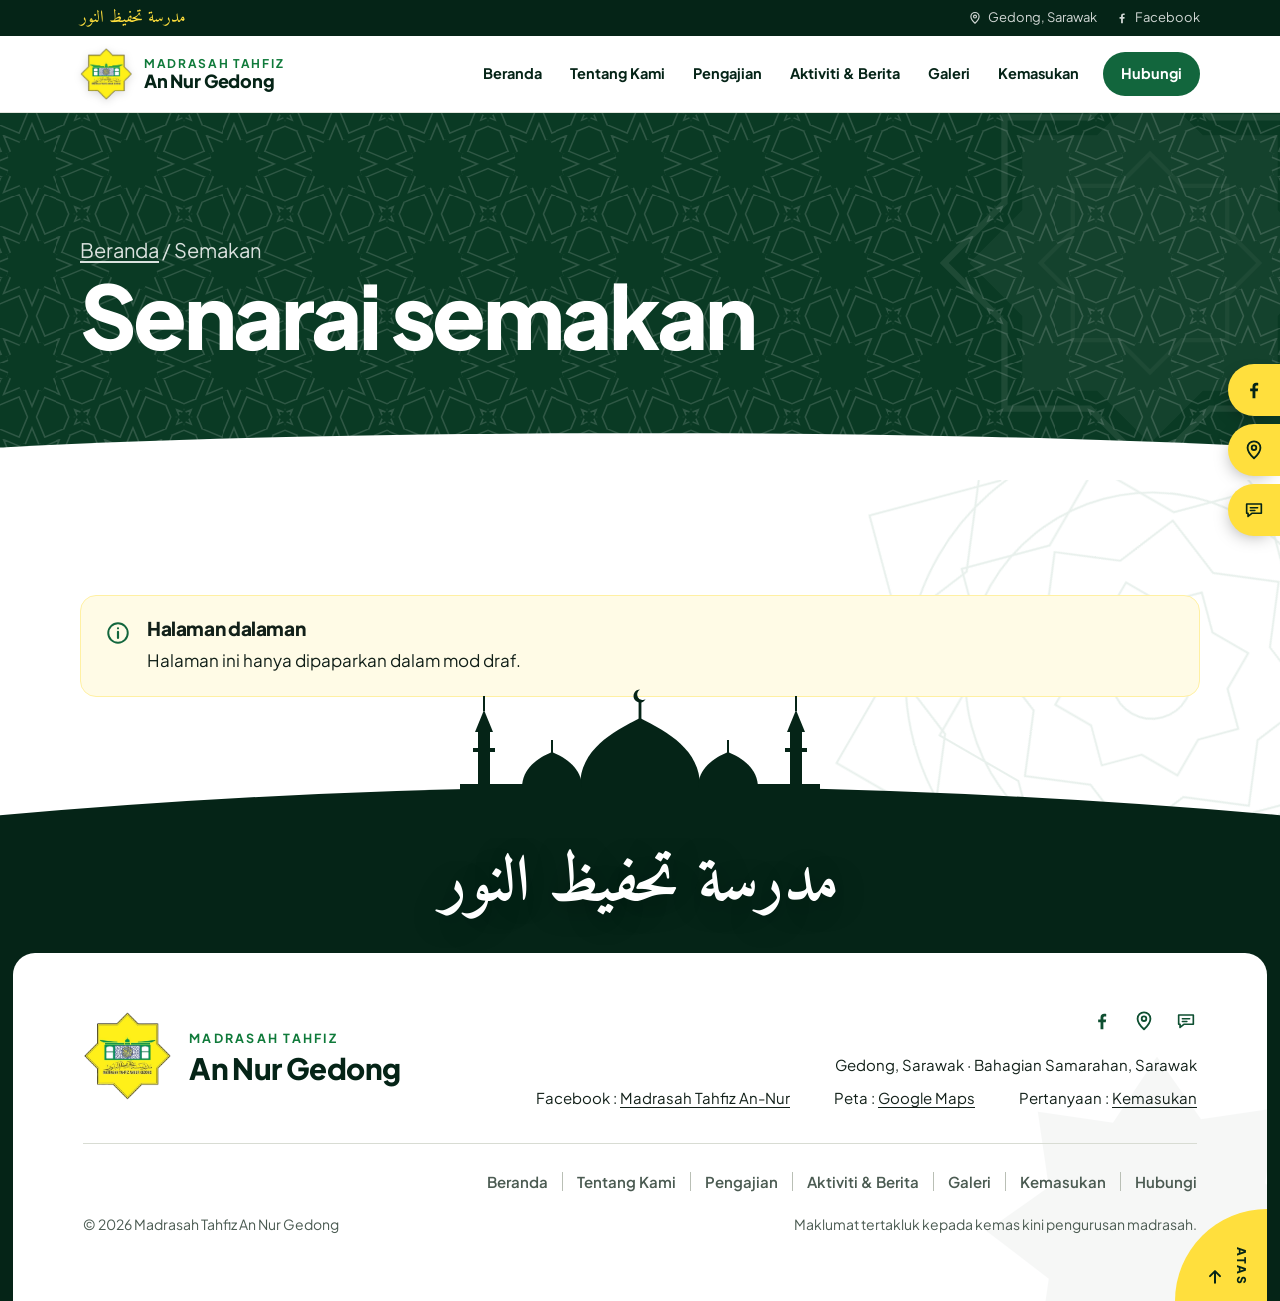
<file: semakan.html>
<!doctype html>
<html lang="ms">
<head>
  <meta charset="utf-8">
  <meta name="viewport" content="width=device-width, initial-scale=1">
  <title>Senarai Semakan (Draf) — Madrasah Tahfiz An Nur Gedong</title>
  <meta name="description" content="Senarai semakan dalaman: fakta, sumber dan medan menunggu pengesahan.">
  <!-- Draf: buang baris noindex apabila laman diluluskan untuk diterbitkan -->
  <meta name="robots" content="noindex, nofollow">
  <meta name="theme-color" content="#0A3A24">
  <link rel="icon" href="assets/img/logo/logo-asal-lutsinar.png">
  <link rel="preconnect" href="https://fonts.googleapis.com">
  <link rel="preconnect" href="https://fonts.gstatic.com" crossorigin>
  <link rel="stylesheet" href="https://fonts.googleapis.com/css2?family=Amiri:wght@400;700&family=Plus+Jakarta+Sans:wght@400;500;600;700;800&display=swap">
  <link rel="stylesheet" href="assets/css/gaya.css?v=20261022m">
</head>
<body data-halaman="semakan">
  <div id="kepala"></div>
  <main id="utama" tabindex="-1">
    <noscript><div style="padding:40px 20px;text-align:center">Sila hidupkan JavaScript untuk memaparkan laman ini.</div></noscript>
  </main>
  <div id="kaki"></div>
  <script src="kandungan/kandungan.js?v=20261022m"></script>
  <script src="assets/js/app.js?v=20261022m"></script>
</body>
</html>
</file>
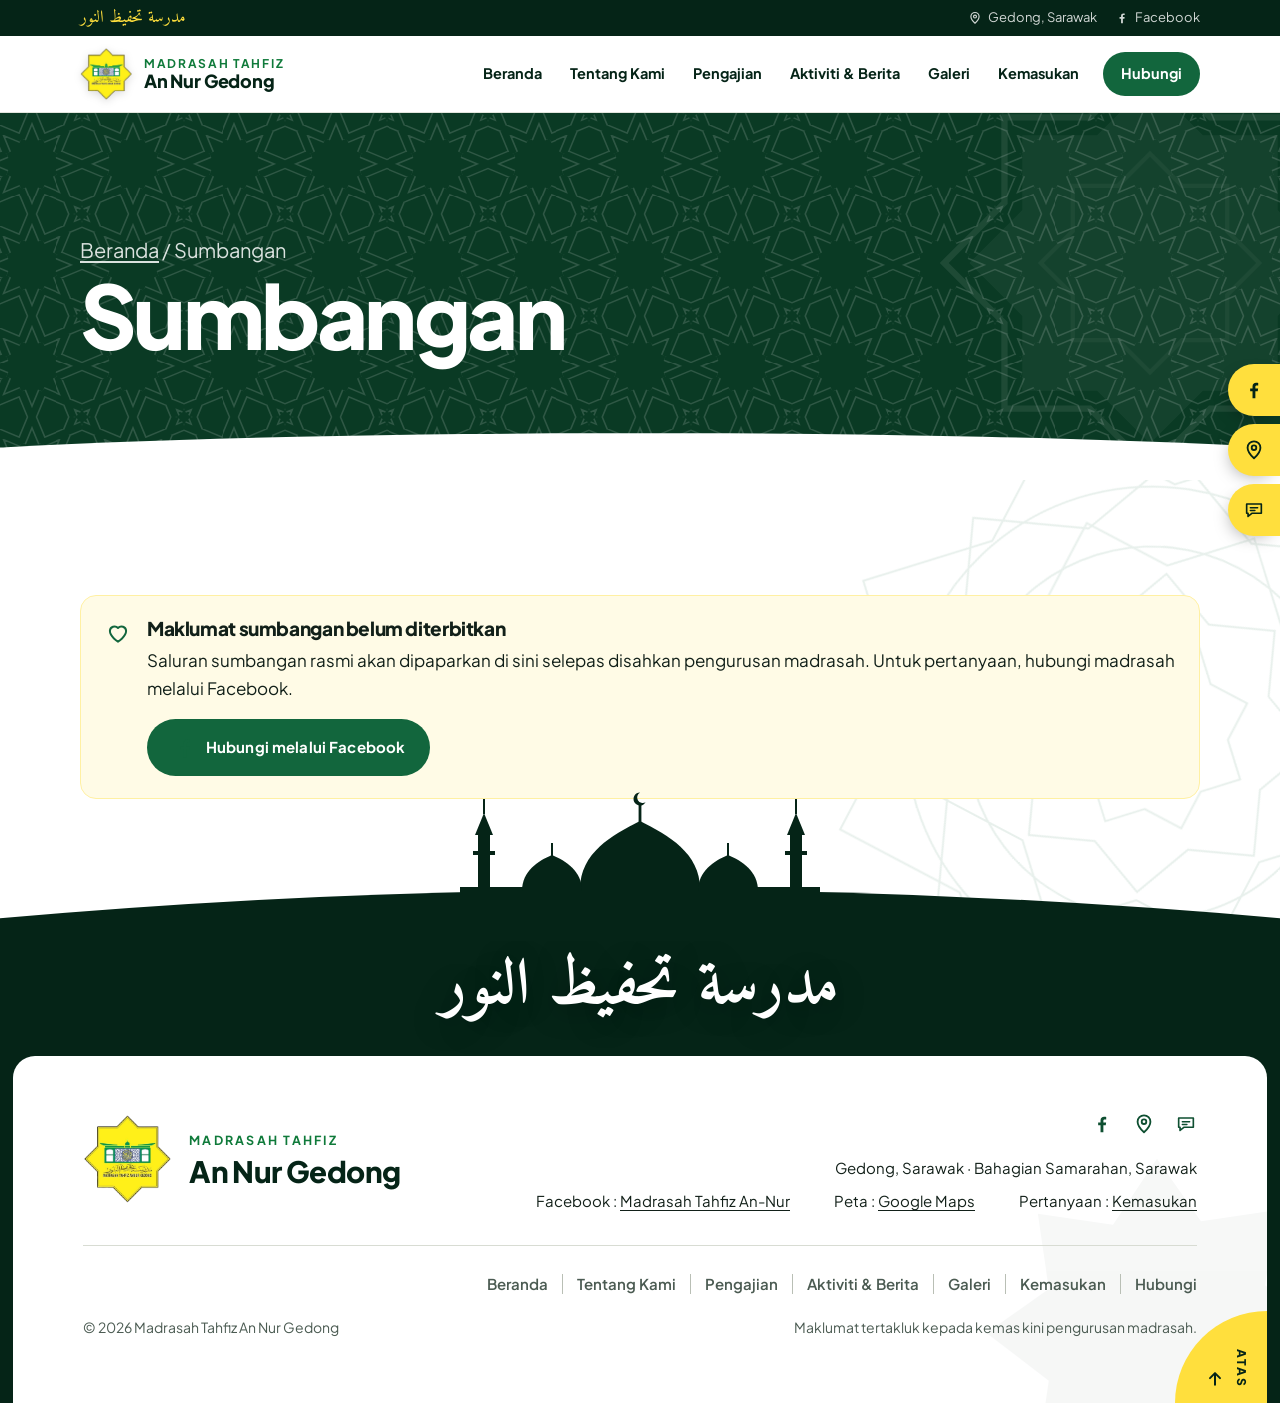
<file: sumbangan.html>
<!doctype html>
<html lang="ms">
<head>
  <meta charset="utf-8">
  <meta name="viewport" content="width=device-width, initial-scale=1">
  <title>Sumbangan — Madrasah Tahfiz An Nur Gedong</title>
  <meta name="description" content="Maklumat sumbangan Madrasah Tahfiz An Nur Gedong.">
  <!-- Draf: buang baris noindex apabila laman diluluskan untuk diterbitkan -->
  <meta name="robots" content="noindex, nofollow">
  <meta name="theme-color" content="#0A3A24">
  <link rel="icon" href="assets/img/logo/logo-asal-lutsinar.png">
  <link rel="preconnect" href="https://fonts.googleapis.com">
  <link rel="preconnect" href="https://fonts.gstatic.com" crossorigin>
  <link rel="stylesheet" href="https://fonts.googleapis.com/css2?family=Amiri:wght@400;700&family=Plus+Jakarta+Sans:wght@400;500;600;700;800&display=swap">
  <link rel="stylesheet" href="assets/css/gaya.css?v=20261022m">
</head>
<body data-halaman="sumbangan">
  <div id="kepala"></div>
  <main id="utama" tabindex="-1">
    <noscript><div style="padding:40px 20px;text-align:center">Sila hidupkan JavaScript untuk memaparkan laman ini.</div></noscript>
  </main>
  <div id="kaki"></div>
  <script src="kandungan/kandungan.js?v=20261022m"></script>
  <script src="assets/js/app.js?v=20261022m"></script>
</body>
</html>
</file>
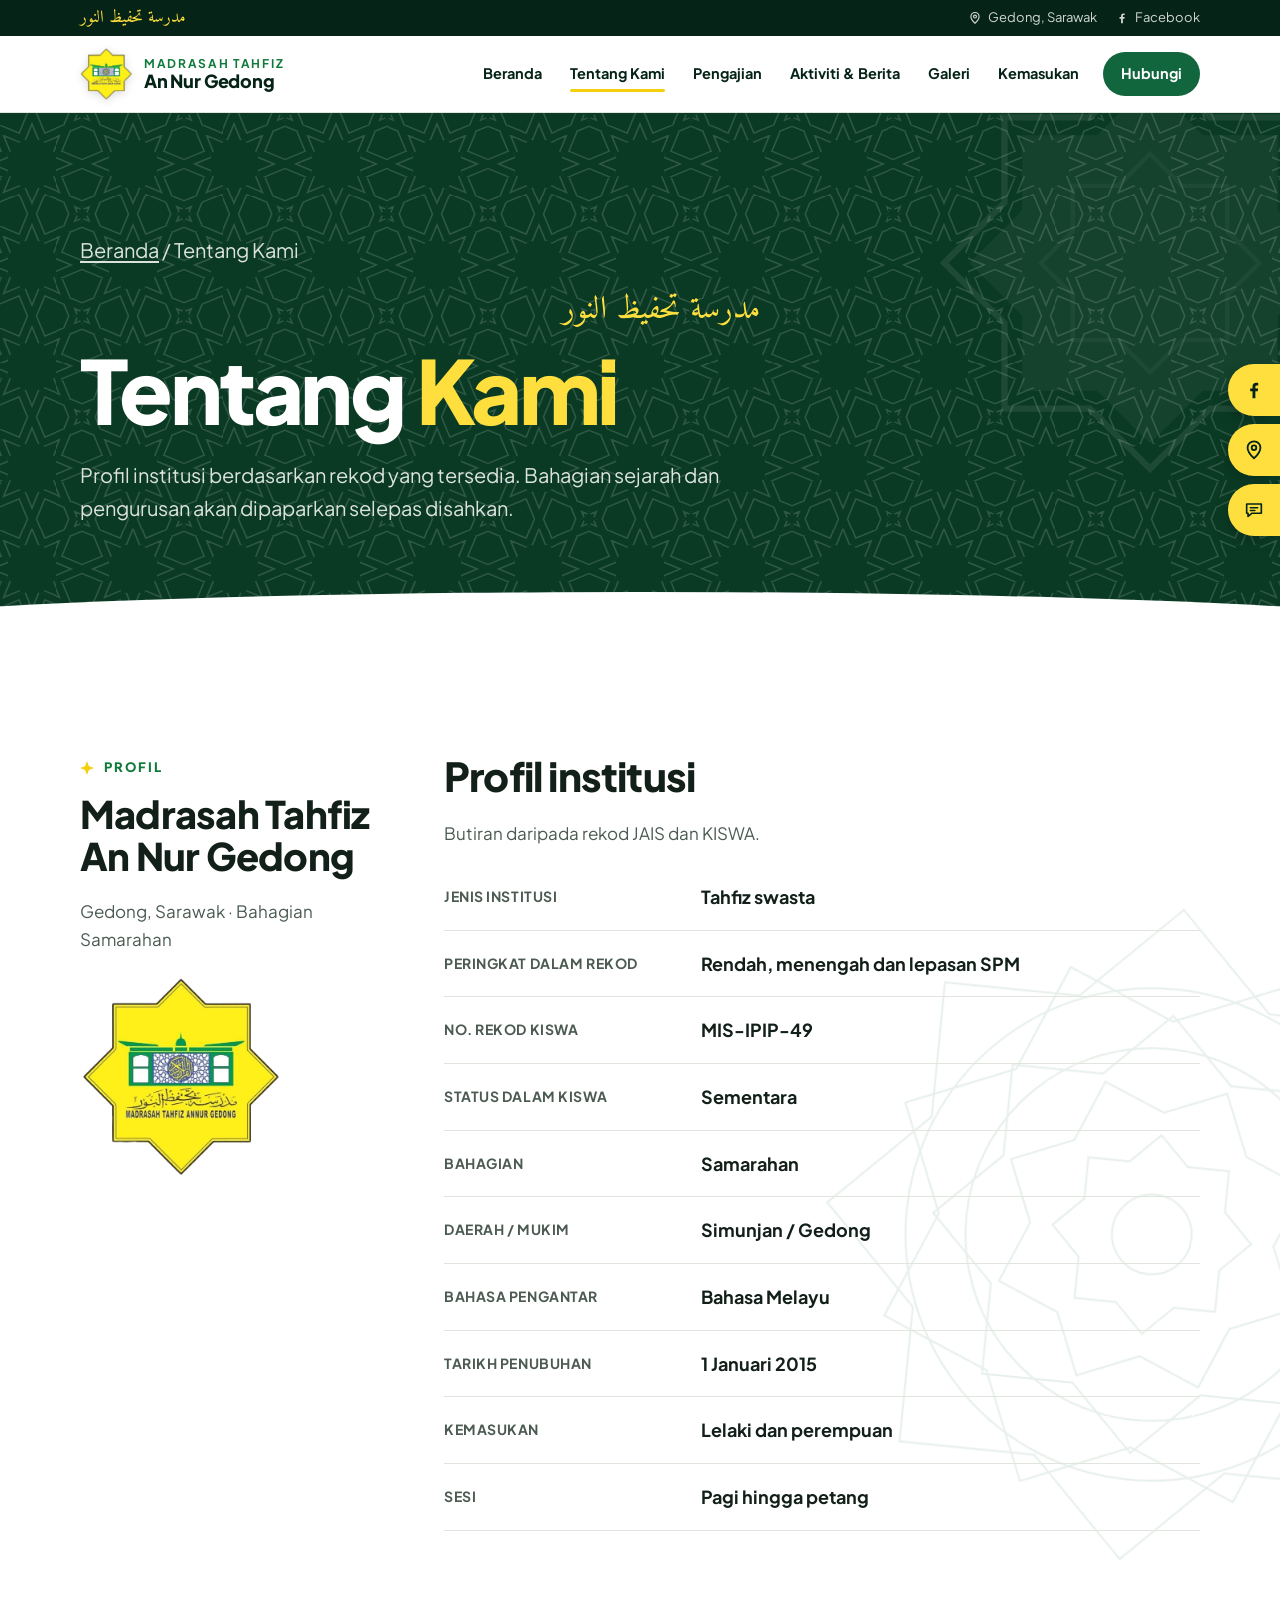
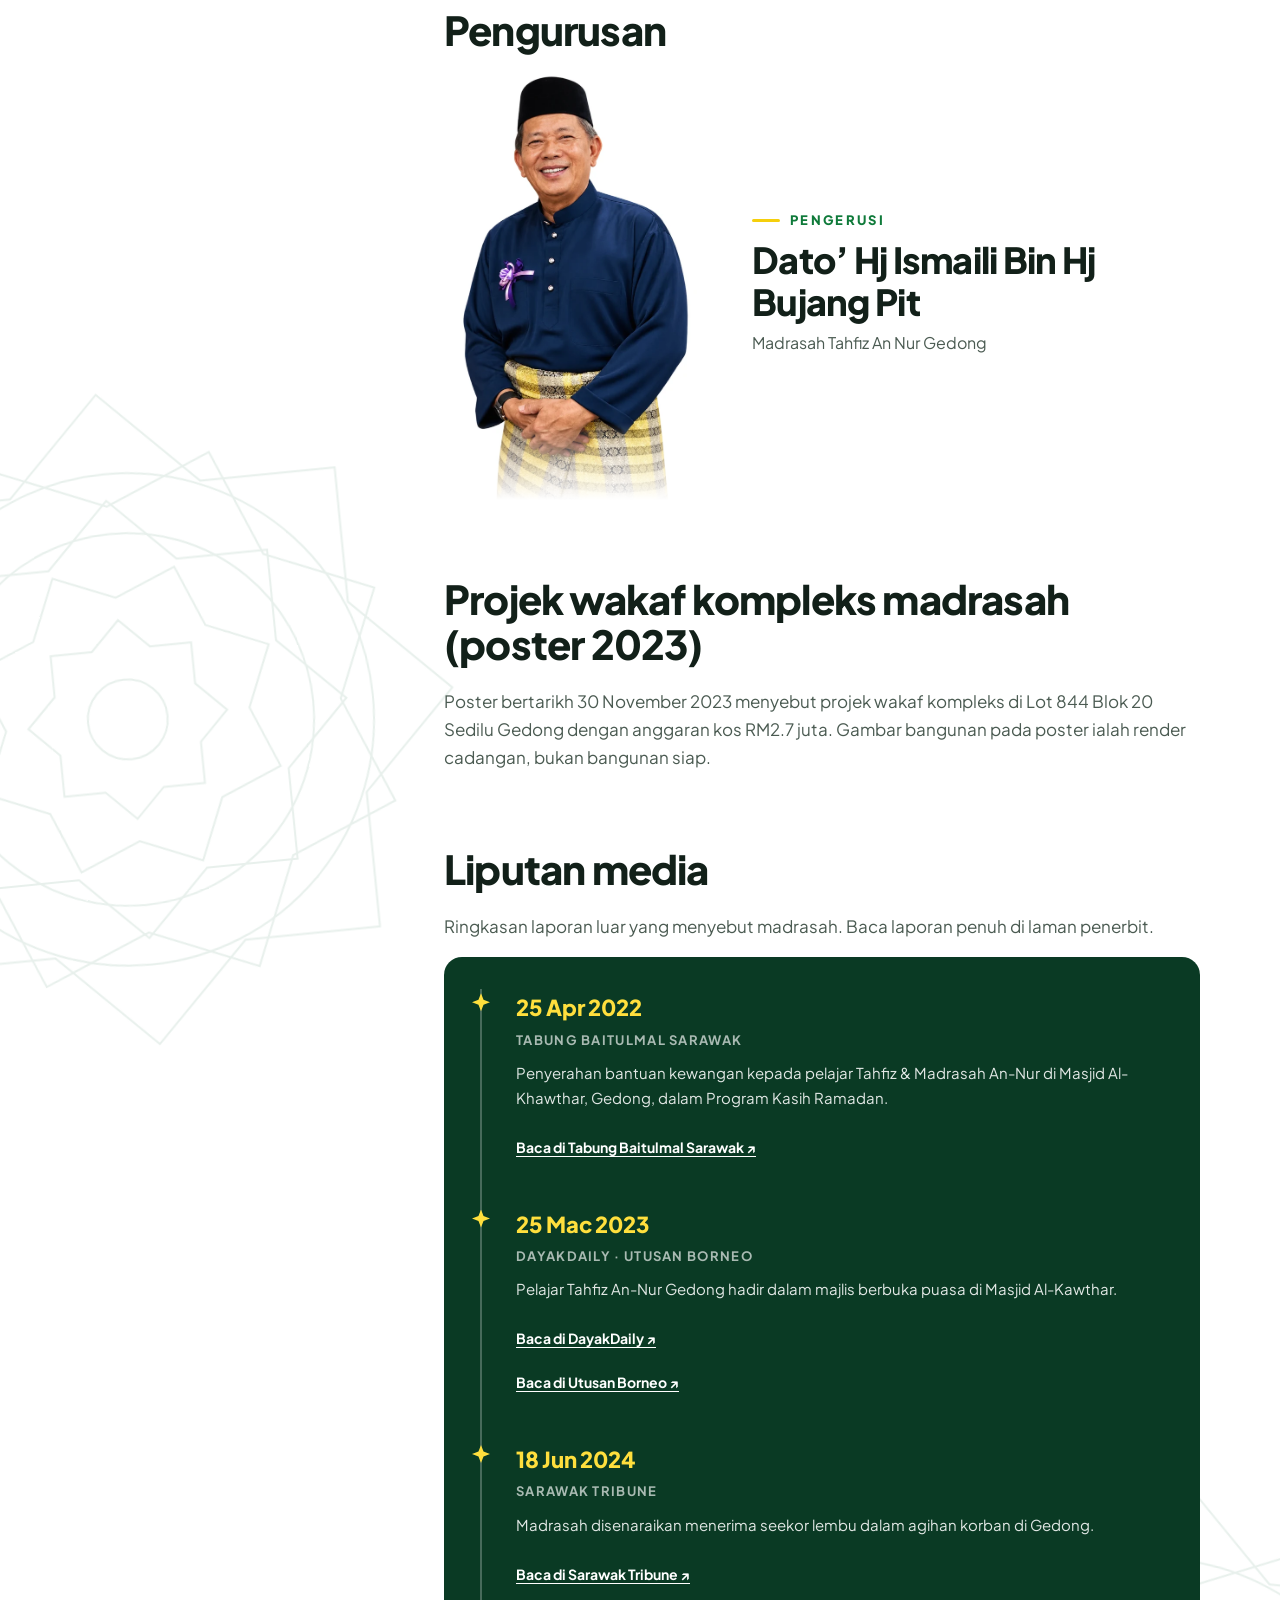
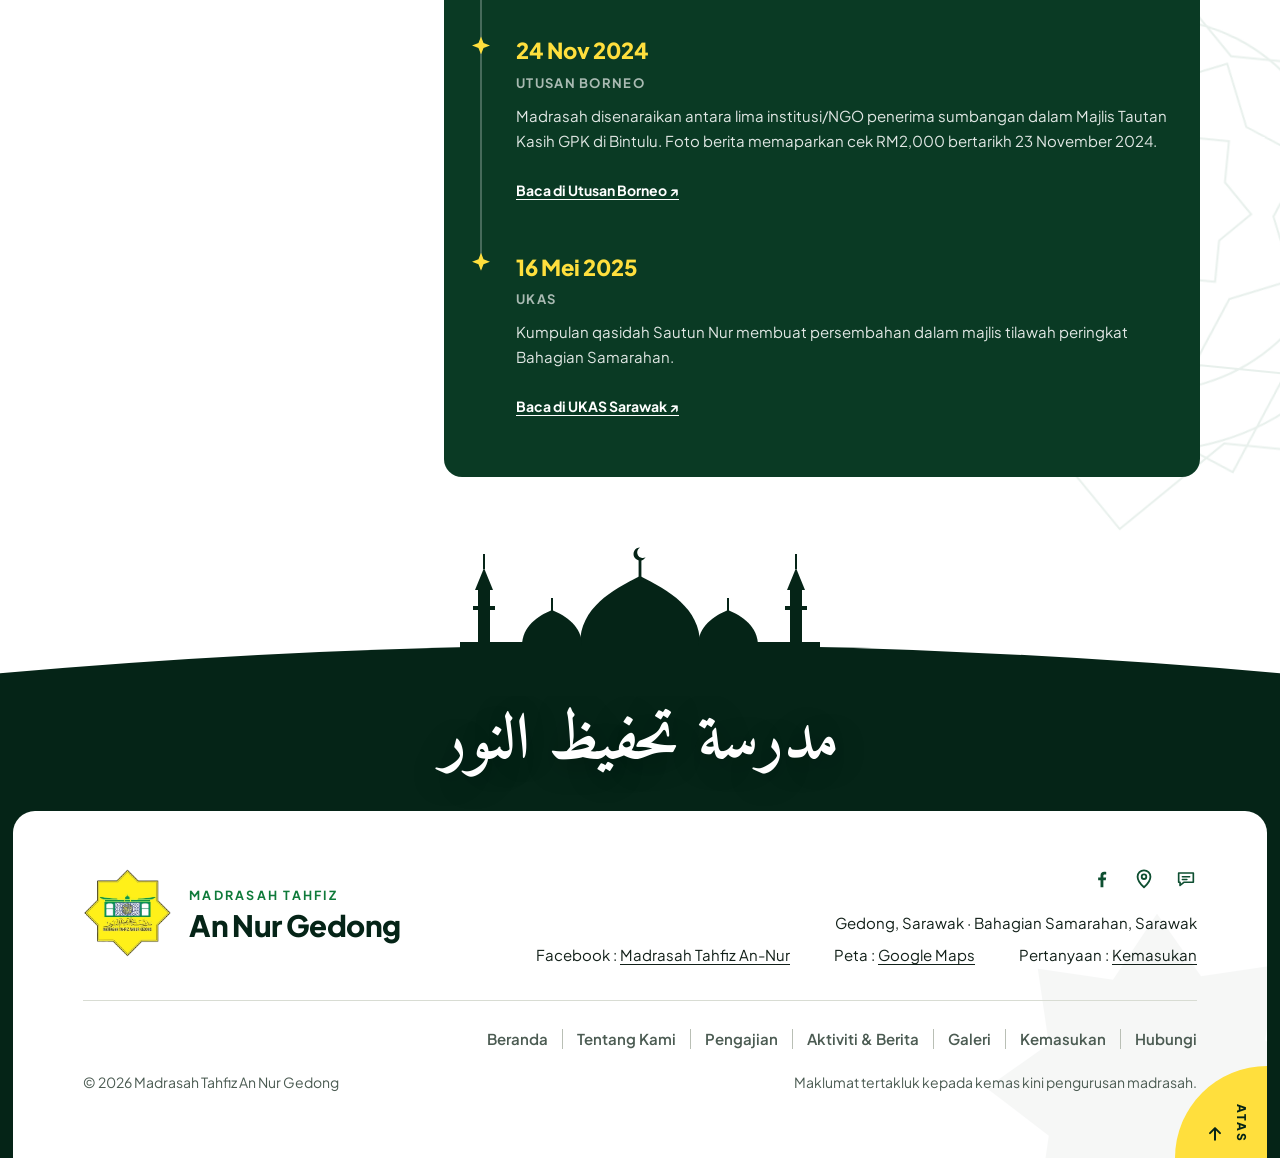
<file: tentang.html>
<!doctype html>
<html lang="ms">
<head>
  <meta charset="utf-8">
  <meta name="viewport" content="width=device-width, initial-scale=1">
  <title>Tentang Kami — Madrasah Tahfiz An Nur Gedong</title>
  <meta name="description" content="Profil institusi Madrasah Tahfiz An Nur Gedong berdasarkan rekod JAIS dan KISWA.">
  <!-- Draf: buang baris noindex apabila laman diluluskan untuk diterbitkan -->
  <meta name="robots" content="noindex, nofollow">
  <meta name="theme-color" content="#0A3A24">
  <link rel="icon" href="assets/img/logo/logo-asal-lutsinar.png">
  <link rel="preconnect" href="https://fonts.googleapis.com">
  <link rel="preconnect" href="https://fonts.gstatic.com" crossorigin>
  <link rel="stylesheet" href="https://fonts.googleapis.com/css2?family=Amiri:wght@400;700&family=Plus+Jakarta+Sans:wght@400;500;600;700;800&display=swap">
  <link rel="stylesheet" href="assets/css/gaya.css?v=20261022m">
</head>
<body data-halaman="tentang">
  <div id="kepala"></div>
  <main id="utama" tabindex="-1">
    <noscript><div style="padding:40px 20px;text-align:center">Sila hidupkan JavaScript untuk memaparkan laman ini.</div></noscript>
  </main>
  <div id="kaki"></div>
  <script src="kandungan/kandungan.js?v=20261022m"></script>
  <script src="assets/js/app.js?v=20261022m"></script>
</body>
</html>
</file>
<file: assets/css/gaya.css>
/* =========================================================
   Madrasah Tahfiz An Nur Gedong — gaya laman
   Warna diambil daripada logo: hijau, kuning, biru
   ========================================================= */

:root {
  --hijau-950: #052417;
  --hijau-900: #0A3A24;
  --hijau-800: #0E4F31;
  --hijau-700: #12663D;
  --hijau-600: #168A44;
  --hijau-label: #0F7A3A; /* hijau untuk teks kecil atas putih/krim, nisbah ≥4.5:1 */
  --hijau-100: #DDF0E2;
  --hijau-50:  #EFF7F1;

  --kuning-500: #F5CF0C;
  --kuning-400: #FFDF3D;
  --kuning-200: #FFF0A3;
  --kuning-50:  #FFFBE6;

  --biru-950: #0C1A45;
  --biru-900: #13286A;
  --biru-700: #1F3C99;
  --biru-500: #3A5BC7;
  --biru-100: #E3E9FA;

  --krim: #FAF8F1;
  --putih: #FFFFFF;
  --teks: #122019;
  --teks-lembut: #4B5B52;
  --garis: #E2E5DD;

  --fon: "Plus Jakarta Sans", system-ui, -apple-system, "Segoe UI", sans-serif;
  --fon-arab: "Amiri", "Traditional Arabic", serif;

  --lebar: 1200px;
  --gutter: clamp(16px, 4vw, 40px);
  --radius: 18px;
  --radius-kecil: 10px;
  --bayang: 0 18px 40px -18px rgba(5, 36, 23, .35);
  --peralihan: 240ms cubic-bezier(.2, .7, .2, 1);

  --tinggi-kepala: 76px;
  --tinggi-utiliti: 36px;
}

*, *::before, *::after { box-sizing: border-box; }

html { scroll-behavior: smooth; -webkit-text-size-adjust: 100%; scroll-padding-top: calc(var(--tinggi-utiliti) + var(--tinggi-kepala) + 12px); }
[hidden] { display: none !important; }
@media (prefers-reduced-motion: reduce) {
  html { scroll-behavior: auto; }
  *, *::before, *::after { animation-duration: .01ms !important; animation-iteration-count: 1 !important; transition-duration: .01ms !important; }
}

body.ada-bar-draf { padding-bottom: 52px; }
body {
  margin: 0;
  font-family: var(--fon);
  font-size: 17px;
  line-height: 1.65;
  color: var(--teks);
  background: var(--putih);
  overflow-x: hidden;
}

img { max-width: 100%; display: block; }
a { color: var(--hijau-700); text-underline-offset: 3px; }
a:hover { color: var(--hijau-900); }
h1, h2, h3, h4 { line-height: 1.12; margin: 0 0 .5em; letter-spacing: -.02em; font-weight: 800; }
p { margin: 0 0 1em; }
ul { padding-left: 1.2em; }

:focus-visible { outline: 3px solid var(--kuning-500); outline-offset: 3px; border-radius: 4px; }

.sr-only { position: absolute; width: 1px; height: 1px; padding: 0; margin: -1px; overflow: hidden; clip: rect(0,0,0,0); white-space: nowrap; border: 0; }

.lompat {
  position: absolute; left: 16px; top: -60px; z-index: 200;
  background: var(--kuning-400); color: var(--hijau-950); padding: 10px 16px;
  border-radius: 999px; font-weight: 700; text-decoration: none;
}
.lompat:focus { top: 12px; }

.bekas { width: 100%; max-width: var(--lebar); margin: 0 auto; padding: 0 var(--gutter); }

.arab { font-family: var(--fon-arab); direction: rtl; font-weight: 700; }

/* ---------- Butang ---------- */
.btn {
  display: inline-flex; align-items: center; gap: .55em;
  padding: .85em 1.5em; border-radius: 999px;
  font: 700 15px/1.2 var(--fon); letter-spacing: .01em;
  text-decoration: none; border: 2px solid transparent; cursor: pointer;
  transition: transform var(--peralihan), background var(--peralihan), color var(--peralihan), border-color var(--peralihan);
}
.btn:hover { transform: translateY(-2px); }
.btn svg { width: 18px; height: 18px; flex: none; }
.btn--kuning { background: var(--kuning-400); color: var(--hijau-950); }
.btn--kuning:hover { background: var(--kuning-500); color: var(--hijau-950); }
.btn--hijau { background: var(--hijau-700); color: #fff; }
.btn--hijau:hover { background: var(--hijau-800); color: #fff; }
.btn--garis { border-color: currentColor; color: inherit; background: transparent; }
.btn--garis-putih { border-color: rgba(255,255,255,.7); color: #fff; }
.btn--garis-putih:hover { background: #fff; color: var(--hijau-900); border-color: #fff; }
.btn[disabled], .btn[aria-disabled="true"] { opacity: .55; cursor: not-allowed; transform: none; }

/* ---------- Bar draf & lencana status ---------- */
.bar-draf {
  position: fixed; left: 0; right: 0; bottom: 0; z-index: 120; box-shadow: 0 -8px 24px -12px rgba(0,0,0,.35);
  background: repeating-linear-gradient(-45deg, var(--kuning-400) 0 14px, var(--kuning-500) 14px 28px);
  color: var(--hijau-950); font-size: 14px; font-weight: 600;
}
.bar-draf .bekas { display: flex; gap: 12px 20px; align-items: center; justify-content: space-between; flex-wrap: wrap; padding-top: 8px; padding-bottom: 8px; }
.bar-draf__teks { display: flex; gap: 10px; align-items: center; }
.bar-draf__teks strong { background: var(--hijau-950); color: var(--kuning-400); padding: 2px 10px; border-radius: 999px; font-size: 12px; letter-spacing: .08em; text-transform: uppercase; }
.bar-draf__aksi { display: flex; gap: 8px; flex-wrap: wrap; }
.bar-draf button, .bar-draf a {
  font: 700 13px var(--fon); padding: 6px 12px; border-radius: 999px; cursor: pointer;
  background: rgba(255,255,255,.75); border: 1px solid rgba(5,36,23,.25); color: var(--hijau-950); text-decoration: none;
}
.bar-draf button:hover, .bar-draf a:hover { background: #fff; }
.mod-awam .bar-draf { background: var(--hijau-950); color: #fff; }
.mod-awam .bar-draf__teks strong { background: var(--kuning-400); color: var(--hijau-950); }
/* Media query selepas aturan asas supaya tidak dikalahkan */
@media (max-width: 720px) {
  body.ada-bar-draf { padding-bottom: 84px; }
  .bar-draf__teks > span { display: none; }
  .bar-draf .bekas { flex-wrap: nowrap; gap: 8px; }
  .bar-draf button, .bar-draf a { font-size: 12px; padding: 5px 9px; }
}

.lencana {
  display: inline-flex; align-items: center; gap: 5px; vertical-align: middle;
  font: 700 11px/1.3 var(--fon); letter-spacing: .03em; text-transform: uppercase;
  padding: 3px 8px; border-radius: 6px; border: 1px solid; text-decoration: none; white-space: nowrap;
  margin: 2px 4px 2px 0;
}
.lencana::before { content: ""; width: 6px; height: 6px; border-radius: 50%; background: currentColor; }
a.lencana:hover { filter: brightness(.9); }
.lencana--rasmi { color: #0B5D2E; background: #E1F5E7; border-color: #9FD7B1; }
.lencana--facebook { color: #1F3C99; background: #E6ECFC; border-color: #A9BCF0; }
.lencana--media { color: #6B3FA0; background: #F1EAFB; border-color: #CDB6EE; }
.lencana--sekunder { color: #8A5A00; background: #FFF3D6; border-color: #F0CF85; }
.lencana--perlu-sahkan { color: #A12B12; background: #FFE9E2; border-color: #F5B4A1; }
.lencana--editorial { color: #4A4F57; background: #EEF0F2; border-color: #C7CCD3; }
.nota-draf {
  display: block; margin-top: 8px; padding: 8px 12px; border-left: 3px solid #F5B4A1;
  background: #FFF6F2; color: #7A2A16; font-size: 13.5px; line-height: 1.5; border-radius: 0 8px 8px 0;
}
.atas-gelap .nota-draf { background: rgba(255,255,255,.1); color: #FFD9CC; border-left-color: #F5B4A1; }
.mod-awam .lencana, .mod-awam .nota-draf, .mod-awam [data-draf-sahaja] { display: none !important; }

/* ---------- Kepala (header) ---------- */
/* #kepala hanya pembungkus; display: contents supaya .kepala melekat sepanjang halaman, bukan dalam pembungkus setinggi dirinya */
#kepala { display: contents; }
.kepala { position: sticky; top: 0; z-index: 100; }
.kepala__utiliti { background: var(--hijau-950); color: rgba(255,255,255,.82); font-size: 13px; }
.kepala__utiliti .bekas { display: flex; justify-content: space-between; align-items: center; height: var(--tinggi-utiliti); gap: 16px; }
.kepala__utiliti a { color: rgba(255,255,255,.82); text-decoration: none; display: inline-flex; gap: 6px; align-items: center; }
.kepala__utiliti a:hover { color: var(--kuning-400); }
.kepala__utiliti svg { width: 14px; height: 14px; }
.kepala__utiliti .arab { font-size: 17px; color: var(--kuning-400); font-weight: 400; white-space: nowrap; }
.kepala__utiliti-kanan { display: flex; gap: 18px; }
.kepala__lokasi { display: inline-flex; gap: 6px; align-items: center; }

/* Tiada backdrop-filter: ia menjadikan kepala "containing block" bagi .nav (position: fixed), lalu menu mudah alih terhad setinggi kepala */
.kepala__utama { background: rgba(255,255,255,.97); border-bottom: 1px solid var(--garis); transition: background var(--peralihan), border-color var(--peralihan), box-shadow var(--peralihan); }
.kepala__utama .bekas { display: flex; align-items: center; justify-content: space-between; height: var(--tinggi-kepala); gap: 20px; }

.jenama { display: flex; align-items: center; gap: 12px; text-decoration: none; color: var(--hijau-950); min-width: 0; }
.jenama img { width: 52px; height: 52px; object-fit: contain; flex: none; filter: drop-shadow(0 2px 4px rgba(0,0,0,.15)); }
.jenama__teks { display: flex; flex-direction: column; line-height: 1.15; min-width: 0; }
.jenama__kecil { font-size: 12px; font-weight: 700; letter-spacing: .14em; text-transform: uppercase; color: var(--hijau-label); }
.jenama__besar { font-size: 18px; font-weight: 800; letter-spacing: -.01em; white-space: nowrap; }

.nav { display: flex; align-items: center; gap: 4px; }
.nav a {
  position: relative; padding: 10px 12px; font-size: 14.5px; font-weight: 700; color: var(--hijau-950);
  text-decoration: none; border-radius: 8px; white-space: nowrap;
}
.nav a::after {
  content: ""; position: absolute; left: 12px; right: 12px; bottom: 4px; height: 3px; border-radius: 3px;
  background: var(--kuning-500); transform: scaleX(0); transform-origin: left; transition: transform var(--peralihan);
}
.nav a:hover::after, .nav a[aria-current="page"]::after { transform: scaleX(1); }
.nav .nav__cta { background: var(--hijau-700); color: #fff; padding: 10px 18px; border-radius: 999px; margin-left: 8px; }
.nav .nav__cta::after { display: none; }
.nav .nav__cta:hover { background: var(--hijau-800); color: #fff; }

.butang-menu {
  display: none; width: 46px; height: 46px; border-radius: 12px; border: 1px solid var(--garis);
  background: #fff; cursor: pointer; align-items: center; justify-content: center; color: var(--hijau-950);
}
.butang-menu svg { width: 22px; height: 22px; }

/* Kepala lutsinar di atas hero beranda */
.ada-hero .kepala { position: fixed; left: 0; right: 0; }
.ada-hero .kepala:not(.kepala--pekat) .kepala__utama { background: transparent; border-color: transparent; }
.ada-hero .kepala:not(.kepala--pekat) .jenama,
.ada-hero .kepala:not(.kepala--pekat) .nav a:not(.nav__cta) { color: #fff; }
.ada-hero .kepala:not(.kepala--pekat) .jenama__kecil { color: var(--kuning-400); }
.ada-hero .kepala:not(.kepala--pekat) .nav .nav__cta { background: var(--kuning-400); color: var(--hijau-950); }
.ada-hero .kepala:not(.kepala--pekat) .butang-menu { background: rgba(255,255,255,.12); border-color: rgba(255,255,255,.35); color: #fff; }
.kepala--pekat .kepala__utama { box-shadow: 0 6px 24px -12px rgba(5,36,23,.35); }

@media (max-width: 1080px) {
  .butang-menu { display: inline-flex; }
  .nav {
    position: fixed; inset: 0; z-index: 150; flex-direction: column; align-items: stretch; justify-content: flex-start;
    gap: 2px; padding: 96px var(--gutter) 32px; background: var(--hijau-950);
    transform: translateX(100%); transition: transform 320ms cubic-bezier(.2,.7,.2,1); overflow-y: auto; visibility: hidden;
  }
  .nav.terbuka { transform: none; visibility: visible; }
  .nav a, .ada-hero .kepala:not(.kepala--pekat) .nav a:not(.nav__cta) { color: #fff; font-size: 22px; padding: 14px 4px; border-bottom: 1px solid rgba(255,255,255,.1); border-radius: 0; }
  .nav a::after { left: 4px; right: auto; width: 40px; bottom: 8px; }
  .nav .nav__cta { margin: 20px 0 0; text-align: center; justify-content: center; background: var(--kuning-400); color: var(--hijau-950); border-radius: 999px; border: 0; }
  .nav__tutup { position: absolute; top: 22px; right: var(--gutter); }
  .kepala__lokasi { display: none; }
}
@media (min-width: 1081px) { .nav__tutup { display: none; } }
@media (max-width: 480px) {
  .jenama__besar { font-size: 15px; }
  .jenama img { width: 44px; height: 44px; }
  .jenama__kecil { letter-spacing: .08em; }
}

/* Corak bintang lapan rapat berjalur, gaya Mamluk (janaan geometri Islamik 4.8.8) */
.corak { background-image: url("../img/corak-bintang-lapan.svg"); background-size: 101.4px 101.4px; background-position: center top; }
.corak--gelap { background-image: url("../img/corak-bintang-lapan-gelap.svg"); background-size: 101.4px 101.4px; background-position: center top; }
.bintang-hiasan { position: absolute; pointer-events: none; color: currentColor; }

/* ---------- HERO beranda ---------- */
.hero {
  position: relative; min-height: 100svh; min-height: 100vh; display: grid; place-items: center;
  color: #fff; overflow: hidden; isolation: isolate; background-color: var(--hijau-950);
}
@supports (min-height: 100svh) { .hero { min-height: 100svh; } }
.hero__latar { position: absolute; inset: 0; z-index: -2; }
.hero__latar img { position: absolute; inset: 0; width: 100%; height: 100%; object-fit: cover; object-position: center 40%; opacity: 0; transform: scale(1.06); transition: opacity 2s ease-in-out; will-change: opacity, transform; }
/* Slaid keluar kekal penuh di bawah slaid masuk supaya tiada kerlipan latar semasa pudar */
.hero__latar img.keluar { opacity: 1; z-index: 1; transition: none; }
.hero__latar img.aktif { opacity: 1; z-index: 2; }
.hero__latar img.zum { animation: zum 9s ease-out forwards; }
@keyframes zum { to { transform: scale(1); } }
.hero::before {
  content: ""; position: absolute; inset: 0; z-index: -1;
  background:
    radial-gradient(ellipse at 50% 45%, rgba(5,36,23,.35), rgba(5,36,23,.82) 70%),
    linear-gradient(180deg, rgba(5,36,23,.55) 0%, rgba(5,36,23,.2) 35%, rgba(5,36,23,.75) 100%);
}
.hero__bingkai {
  position: absolute; z-index: -1; inset: calc(var(--tinggi-utiliti) + var(--tinggi-kepala) + 18px) clamp(14px, 3vw, 44px) 150px;
  border: 3px solid var(--kuning-400); border-radius: 4px; pointer-events: none;
  box-shadow: inset 0 0 0 1px rgba(255,223,61,.25);
}
.hero__bingkai::before, .hero__bingkai::after {
  content: ""; position: absolute; width: 22px; height: 22px; background: var(--kuning-400);
  clip-path: polygon(50% 0, 64% 36%, 100% 50%, 64% 64%, 50% 100%, 36% 64%, 0 50%, 36% 36%);
}
.hero__bingkai::before { top: -12px; left: -12px; }
.hero__bingkai::after { bottom: -12px; right: -12px; }

.hero__isi { text-align: center; padding: calc(var(--tinggi-kepala) + 100px) var(--gutter) 230px; max-width: 980px; }
.hero__arab { font-size: clamp(30px, 4.6vw, 52px); color: var(--kuning-400); margin: 0 0 6px; line-height: 1.5; font-weight: 700; text-shadow: 0 2px 18px rgba(0,0,0,.35); }
.hero__judul { margin: 0; text-shadow: 0 4px 30px rgba(0,0,0,.35); }
.hero__judul span { display: block; }
.hero__judul-kecil { font-size: clamp(15px, 1.7vw, 20px); font-weight: 700; letter-spacing: .32em; text-transform: uppercase; color: #fff; }
.hero__judul-besar {
  font-size: clamp(76px, 13vw, 180px); font-weight: 800; letter-spacing: -.045em; line-height: .9; margin: .06em 0 .02em;
  background: linear-gradient(180deg, #FFF3A6 0%, var(--kuning-400) 45%, var(--kuning-500) 100%);
  -webkit-background-clip: text; background-clip: text; color: transparent;
}
.hero__judul-lokasi { font-size: clamp(18px, 2.4vw, 30px); font-weight: 800; letter-spacing: .2em; text-transform: uppercase; }
.hero__lokasi { display: inline-flex; align-items: center; gap: 8px; margin-top: 18px; font-size: 15px; font-weight: 600; color: rgba(255,255,255,.88); }
.hero__lokasi svg { width: 16px; height: 16px; color: var(--kuning-400); }
.hero__intro { max-width: 640px; margin: 18px auto 0; font-size: clamp(16px, 1.4vw, 18.5px); color: rgba(255,255,255,.9); }
.hero__aksi { display: flex; gap: 12px; justify-content: center; flex-wrap: wrap; margin-top: 28px; }
.hero__kapsyen {
  position: absolute; right: clamp(20px, 4vw, 60px); bottom: 168px; z-index: 1; max-width: 300px;
  font-size: 12px; line-height: 1.45; color: rgba(255,255,255,.75); text-align: right;
}
.hero__tatal {
  position: absolute; left: 50%; bottom: 172px; transform: translateX(-50%);
  width: 44px; height: 44px; border-radius: 50%; background: var(--kuning-400); color: var(--hijau-950);
  display: grid; place-items: center; animation: lantun 2.2s ease-in-out infinite;
}
.hero__tatal svg { width: 18px; height: 18px; }
@keyframes lantun { 50% { transform: translate(-50%, 6px); } }
.hero__siluet { position: absolute; left: 0; right: 0; bottom: -1px; z-index: 0; pointer-events: none; }
.hero__siluet .gelombang { display: block; width: 100%; height: 90px; }
.hero__siluet .masjid { position: absolute; left: 50%; bottom: 62px; width: min(440px, 70vw); transform: translateX(-50%); }
@media (max-width: 720px) {
  .hero__bingkai { inset: calc(var(--tinggi-utiliti) + var(--tinggi-kepala) + 12px) 12px 120px; }
  .hero__isi { padding-bottom: 170px; }
  .hero__kapsyen { display: none; }
  .hero__tatal { bottom: 132px; }
  .hero__siluet .gelombang { height: 60px; }
  .hero__siluet .masjid { bottom: 42px; }
}

/* ---------- Ticker ---------- */
.ticker { background: var(--hijau-950); color: #fff; position: relative; display: flex; align-items: stretch; overflow: hidden; border-bottom: 4px solid var(--kuning-400); }
.ticker__label {
  flex: none; display: flex; align-items: center; gap: 8px; padding: 0 20px 0 var(--gutter);
  background: var(--kuning-400); color: var(--hijau-950); font-weight: 800; font-size: 13px; letter-spacing: .1em; text-transform: uppercase;
  clip-path: polygon(0 0, 100% 0, calc(100% - 14px) 100%, 0 100%); padding-right: 30px;
}
.ticker__jalur { flex: 1; overflow: hidden; mask-image: linear-gradient(90deg, transparent, #000 4%, #000 96%, transparent); }
.ticker__senarai { display: flex; width: max-content; animation: tatal-ticker 48s linear infinite; list-style: none; margin: 0; padding: 0; }
.ticker.jeda .ticker__senarai { animation: none; transform: none; }
/* Bila dijeda (termasuk reduced-motion) teks dibaca dengan tatal manual; salinan hiasan disembunyikan */
.ticker.jeda .ticker__jalur { overflow-x: auto; scrollbar-width: thin; scrollbar-color: rgba(255,255,255,.4) transparent; }
.ticker.jeda .ticker__senarai li[aria-hidden="true"] { display: none; }
.ticker:hover .ticker__senarai, .ticker:focus-within .ticker__senarai { animation-play-state: paused; }
@keyframes tatal-ticker { to { transform: translateX(-50%); } }
.ticker__senarai li { display: flex; align-items: center; }
.ticker__senarai a { display: flex; align-items: center; gap: 12px; padding: 16px 28px; color: #fff; text-decoration: none; font-weight: 700; font-size: 16px; white-space: nowrap; border-right: 1px solid rgba(255,255,255,.14); }
.ticker__senarai a:hover { color: var(--kuning-400); }
.ticker__senarai time { font-size: 13px; font-weight: 700; color: var(--kuning-400); letter-spacing: .06em; text-transform: uppercase; }
.ticker__jeda { flex: none; width: 52px; border: 0; background: var(--hijau-900); color: #fff; cursor: pointer; display: grid; place-items: center; }
.ticker__jeda:hover { background: var(--hijau-800); }
.ticker__jeda svg { width: 16px; height: 16px; }
@media (max-width: 600px) { .ticker__label span { display: none; } .ticker__label { padding-right: 24px; } }

/* ---------- Bahagian am ---------- */
.seksyen { padding: clamp(64px, 9vw, 120px) 0; position: relative; }
.seksyen--krim { background-color: var(--krim); }
/* Motif mandala di belakang seksyen putih; overflow: clip supaya position: sticky di dalamnya masih berfungsi */
.ada-motif { overflow: clip; isolation: isolate; }
.ada-motif > :not(.motif-latar) { position: relative; z-index: 1; }
.motif-latar { position: absolute; width: clamp(420px, 52vw, 760px); aspect-ratio: 1; color: var(--hijau-700); opacity: .1; pointer-events: none; transform: translateY(-50%); will-change: transform; z-index: 0; }
.motif-latar--kanan { right: clamp(-320px, -16vw, -140px); }
.motif-latar--kiri { left: clamp(-320px, -16vw, -140px); }
.seksyen--hijau { background-color: var(--hijau-900); color: #fff; }
.label-atas {
  display: inline-flex; align-items: center; gap: 10px; font-size: 13px; font-weight: 800; letter-spacing: .16em; text-transform: uppercase; color: var(--hijau-label); margin-bottom: 14px;
}
.label-atas::before { content: ""; width: 14px; height: 14px; background: var(--kuning-500); clip-path: polygon(50% 0, 64% 36%, 100% 50%, 64% 64%, 50% 100%, 36% 64%, 0 50%, 36% 36%); }
.atas-gelap .label-atas { color: var(--kuning-400); }
.tajuk-seksyen { font-size: clamp(34px, 5vw, 60px); }
.tajuk-sorot { color: var(--hijau-600); }
.atas-gelap .tajuk-sorot { color: var(--kuning-400); }
.pendahuluan { font-size: clamp(17px, 1.5vw, 19px); color: var(--teks-lembut); max-width: 680px; }
.atas-gelap .pendahuluan { color: rgba(255,255,255,.82); }
.kepala-seksyen { display: flex; justify-content: space-between; align-items: end; gap: 24px; flex-wrap: wrap; margin-bottom: 44px; }
.kepala-seksyen .tajuk-seksyen { margin: 0; }
.pautan-anak-panah { display: inline-flex; align-items: center; gap: 8px; min-height: 44px; font-weight: 800; text-decoration: none; color: var(--hijau-700); }
.pautan-anak-panah svg { width: 18px; height: 18px; transition: transform var(--peralihan); }
.pautan-anak-panah:hover svg { transform: translateX(4px); }
.atas-gelap .pautan-anak-panah { color: var(--kuning-400); }

/* ---------- Pengenalan (wordmark besar) ---------- */
.pengenalan { display: grid; grid-template-columns: 1.05fr 1fr; gap: clamp(32px, 6vw, 90px); align-items: center; }
.wordmark { position: relative; }
.wordmark__teks { font-size: clamp(96px, 15vw, 210px); font-weight: 800; letter-spacing: -.06em; line-height: .82; color: var(--biru-700); margin: 0; }
.wordmark__teks span { color: var(--hijau-600); display: block; }
.wordmark__arab { font-size: clamp(28px, 3.4vw, 44px); color: var(--hijau-700); margin-top: 18px; font-weight: 400; text-align: left; }
.wordmark .bintang-hiasan { right: 4%; top: -14%; width: 120px; color: var(--kuning-500); opacity: .9; }
.pengenalan__teks p { font-size: 18px; color: var(--teks-lembut); }
.pengenalan__teks .besar { font-size: clamp(20px, 2vw, 24px); color: var(--teks); font-weight: 600; line-height: 1.45; }
@media (max-width: 860px) { .pengenalan { grid-template-columns: 1fr; } }

/* ---------- Mengenali An Nur (panel bertab berwarna) ---------- */
.mengenali { --latar: var(--hijau-900); background-color: var(--latar); color: #fff; transition: background-color 600ms ease; padding: clamp(64px, 8vw, 110px) 0 clamp(56px, 7vw, 96px); position: relative; overflow: hidden; }
.mengenali__khat { position: absolute; top: clamp(8px, 2vw, 24px); right: clamp(-20px, 2vw, 48px); font-size: clamp(140px, 22vw, 300px); line-height: 1; color: var(--kuning-400); opacity: .08; pointer-events: none; user-select: none; }
.mengenali .bekas { position: relative; }
.mengenali__judul { display: flex; flex-direction: column; align-items: flex-start; gap: 10px; margin-bottom: clamp(32px, 4vw, 48px); }
.mengenali__label { display: inline-flex; align-items: center; gap: 12px; font-size: 14px; font-weight: 700; letter-spacing: .18em; text-transform: uppercase; color: rgba(255,255,255,.78); }
.mengenali__label::before { content: ""; width: 32px; height: 3px; border-radius: 2px; background: var(--kuning-400); }
.mengenali__nama { font-size: clamp(64px, 10vw, 136px); font-weight: 800; line-height: .95; letter-spacing: -.04em; }
.mengenali__nama .garis { color: transparent; -webkit-text-stroke: clamp(1.5px, .2vw, 2.5px) var(--kuning-400); }
.mengenali__panel { display: grid; grid-template-columns: 1fr 1.05fr; gap: clamp(28px, 5vw, 72px); align-items: center; min-height: 380px; }
.mengenali__panel[hidden] { display: none; }
.mengenali__panel h3 { font-size: clamp(30px, 3.6vw, 46px); color: var(--kuning-400); }
.mengenali__panel p { color: rgba(255,255,255,.9); font-size: 18px; max-width: 520px; }
.mengenali__cip { display: flex; flex-wrap: wrap; gap: 8px; margin: 18px 0 8px; padding: 0; list-style: none; }
.mengenali__cip li { padding: 6px 14px; border-radius: 999px; background: rgba(255,255,255,.12); border: 1px solid rgba(255,255,255,.22); font-weight: 600; font-size: 14.5px; }

/* Blok bernombor dalam panel Mengenali (gaya kad peringkat) */
.panel-blok { container-type: inline-size; display: grid; grid-template-columns: repeat(3, 1fr); gap: 4px; border-radius: var(--radius); overflow: hidden; min-height: 340px; box-shadow: 0 30px 60px -30px rgba(0,0,0,.6); }
.panel-blok__item { position: relative; padding: 28px 22px; color: #fff; display: flex; flex-direction: column; justify-content: space-between; overflow: hidden; isolation: isolate; transition: transform var(--peralihan), filter var(--peralihan); }
.panel-blok__item:nth-child(1) { background-color: var(--hijau-700); }
.panel-blok__item:nth-child(2) { background-color: var(--biru-700); }
.panel-blok__item:nth-child(3) { background-color: var(--hijau-800); }
.panel-blok__item:hover { transform: translateY(-6px); filter: brightness(1.08); }
.panel-blok__item { box-shadow: inset 0 0 0 1px rgba(255,255,255,.1); }
.panel-blok__foto { position: absolute; inset: 0; width: 100%; height: 100%; object-fit: cover; opacity: .32; z-index: -2; transition: opacity 400ms ease; }
.panel-blok__item:hover .panel-blok__foto { opacity: .5; }
.panel-blok__item .bintang-hiasan { right: -60px; bottom: -60px; width: 200px; opacity: .14; z-index: -1; transition: transform 800ms ease, opacity 400ms ease; }
.panel-blok__item:hover .bintang-hiasan { transform: rotate(45deg) scale(1.08); opacity: .24; }
.panel-blok__item strong { display: block; font-size: clamp(16px, calc((100cqi / 3 - 48px) / 6.4), 26px); font-weight: 800; letter-spacing: -.02em; line-height: 1.15; margin: 8px 0 10px; white-space: nowrap; }
.panel-blok__item span:not(.kad-peringkat__no):not(.kad-peringkat__garis) { display: block; font-size: 14px; line-height: 1.45; color: rgba(255,255,255,.85); }
.panel-blok__item .kad-peringkat__garis { transition: width var(--peralihan); }
.panel-blok__item:hover .kad-peringkat__garis { width: 72px; }
@media (max-width: 860px) { .panel-blok { grid-template-columns: 1fr; min-height: 0; } .panel-blok__item { min-height: 160px; } .panel-blok__item strong { font-size: 26px; } }
.tab-bar { margin: 0 0 clamp(28px, 4vw, 44px); background: rgba(255,255,255,.14); border: 1px solid rgba(255,255,255,.25); padding: 6px; border-radius: 16px; display: flex; gap: 4px; overflow-x: auto; scrollbar-width: none; }
.tab-bar::-webkit-scrollbar { display: none; }
.tab-bar button {
  flex: 1 0 auto; border: 0; background: rgba(255,255,255,.88); color: var(--hijau-950); font: 700 14.5px var(--fon);
  padding: 14px 18px; border-radius: 11px; cursor: pointer; white-space: nowrap; transition: background var(--peralihan), color var(--peralihan);
}
.tab-bar button:hover { background: #fff; }
.tab-bar button[aria-selected="true"] { background: var(--kuning-400); color: var(--hijau-950); box-shadow: 0 6px 16px -8px rgba(0,0,0,.5); }
@media (max-width: 860px) {
  .mengenali__panel { grid-template-columns: 1fr; min-height: 0; }
      }

/* ---------- Kad peringkat ---------- */
.peringkat { display: grid; grid-template-columns: repeat(3, 1fr); gap: 4px; border-radius: var(--radius); overflow: hidden; }
.kad-peringkat {
  position: relative; min-height: 360px; padding: 32px 28px; color: #fff; display: flex; flex-direction: column; justify-content: space-between;
  overflow: hidden; isolation: isolate; transition: transform var(--peralihan);
}
.kad-peringkat:nth-child(1) { background-color: var(--hijau-700); }
.kad-peringkat:nth-child(2) { background-color: var(--biru-700); }
.kad-peringkat:nth-child(3) { background-color: var(--hijau-900); }
.kad-peringkat .bintang-hiasan { right: -70px; bottom: -70px; width: 260px; opacity: .14; z-index: -1; transition: transform 800ms ease; }
.kad-peringkat:hover .bintang-hiasan { transform: rotate(45deg) scale(1.08); }
.kad-peringkat__no { font-size: 15px; font-weight: 800; letter-spacing: .14em; color: var(--kuning-400); }
.kad-peringkat h3 { font-size: clamp(30px, 3.2vw, 40px); margin: 8px 0 12px; }
.kad-peringkat p { color: rgba(255,255,255,.88); margin: 0; font-size: 16px; }
.kad-peringkat__garis { width: 44px; height: 4px; background: var(--kuning-400); border-radius: 4px; margin-top: 22px; }
@media (max-width: 860px) { .peringkat { grid-template-columns: 1fr; } .kad-peringkat { min-height: 240px; } }

/* ---------- Sepintas lalu (fakta) ---------- */
.sepintas-kepala { position: relative; margin-bottom: 56px; display: flex; align-items: center; }
.sepintas-kepala .gergasi { font-size: clamp(64px, 10vw, 140px); font-weight: 800; letter-spacing: -.05em; line-height: .85; color: var(--biru-700); position: relative; z-index: 2; margin: 0; }
.sepintas-kepala .jalur { margin: 0 0 0 clamp(20px, 3vw, 36px); padding-left: clamp(20px, 3vw, 36px); border-left: 3px solid var(--kuning-500); font-size: clamp(26px, 3vw, 40px); font-weight: 700; letter-spacing: -.02em; line-height: 1.1; color: var(--hijau-600); }
.grid-fakta { display: grid; grid-template-columns: repeat(2, 1fr); column-gap: clamp(32px, 6vw, 80px); }
.fakta { display: grid; grid-template-columns: minmax(150px, auto) 1fr; gap: 20px; align-items: center; padding: 28px 0; border-bottom: 1px solid var(--garis); }
.fakta__nilai { font-size: clamp(30px, 3.4vw, 44px); font-weight: 800; letter-spacing: -.03em; color: var(--biru-700); line-height: 1; }
.fakta__label { color: var(--teks); font-weight: 500; }
.fakta__label small { display: block; color: var(--teks-lembut); font-size: 14px; margin-top: 2px; }
@media (max-width: 860px) {
  .grid-fakta { grid-template-columns: 1fr; }
  .sepintas-kepala { flex-direction: column; align-items: flex-start; }
  .sepintas-kepala .jalur { margin: 14px 0 0; padding-left: 16px; }
}
@media (max-width: 480px) { .fakta { grid-template-columns: 1fr; gap: 6px; } }

/* ---------- Kad aktiviti ---------- */
.grid-aktiviti { display: grid; grid-template-columns: repeat(3, 1fr); gap: 24px; }
.kad-aktiviti { display: flex; flex-direction: column; background: #fff; border-radius: var(--radius); overflow: hidden; border: 1px solid var(--garis); transition: transform var(--peralihan), box-shadow var(--peralihan); }
.kad-aktiviti:hover { transform: translateY(-4px); box-shadow: var(--bayang); }
.kad-aktiviti__media { aspect-ratio: 16 / 10; position: relative; overflow: hidden; background-color: var(--hijau-800); }
.kad-aktiviti__media img { width: 100%; height: 100%; object-fit: cover; transition: transform 600ms ease; }
.kad-aktiviti:hover .kad-aktiviti__media img { transform: scale(1.04); }
.kad-aktiviti__corak { position: absolute; inset: 0; display: grid; place-items: center; color: var(--kuning-400); }
.kad-aktiviti__corak svg { width: 72px; height: 72px; }
.kad-aktiviti:nth-child(3n+2) .kad-aktiviti__media { background-color: var(--biru-700); }
.kad-aktiviti:nth-child(3n) .kad-aktiviti__media { background-color: var(--hijau-600); }
.kad-aktiviti__tarikh {
  position: absolute; left: 16px; top: 16px; background: var(--kuning-400); color: var(--hijau-950); border-radius: 10px;
  padding: 6px 12px; font-weight: 800; font-size: 14px; line-height: 1.2; text-align: center;
}
.kad-aktiviti__tarikh small { display: block; font-size: 12px; font-weight: 700; letter-spacing: .04em; }
.kad-aktiviti__isi { padding: 22px 22px 24px; display: flex; flex-direction: column; flex: 1; }
.kad-aktiviti__isi h3 { font-size: 21px; margin-bottom: 10px; }
.kad-aktiviti__isi p { font-size: 15.5px; color: var(--teks-lembut); }
.kad-aktiviti__had { font-size: 13.5px; color: var(--teks-lembut); border-top: 1px dashed var(--garis); padding-top: 10px; margin-top: auto; }
.kad-aktiviti__sumber { display: inline-flex; align-self: flex-start; align-items: center; gap: 6px; min-height: 44px; margin-top: 4px; font-weight: 700; font-size: 14px; text-decoration: none; }
.kad-aktiviti__sumber svg { width: 15px; height: 15px; }
@media (max-width: 980px) { .grid-aktiviti { grid-template-columns: repeat(2, 1fr); } }
@media (max-width: 640px) { .grid-aktiviti { grid-template-columns: 1fr; } }

/* ---------- Garis masa liputan ---------- */
.garis-masa { list-style: none; margin: 0; padding: 0; display: grid; grid-template-columns: repeat(5, minmax(220px, 1fr)); gap: 0; overflow-x: auto; scroll-snap-type: x mandatory; padding-bottom: 8px; }
.garis-masa li { scroll-snap-align: start; position: relative; padding: 40px 24px 0 0; }
.garis-masa li::before { content: ""; position: absolute; top: 12px; left: 0; right: 0; height: 2px; background: rgba(255,255,255,.25); }
.garis-masa li::after { content: ""; position: absolute; top: 4px; left: 0; width: 18px; height: 18px; background: var(--kuning-400); clip-path: polygon(50% 0, 64% 36%, 100% 50%, 64% 64%, 50% 100%, 36% 64%, 0 50%, 36% 36%); }
.garis-masa time { display: block; font-size: 22px; font-weight: 800; color: var(--kuning-400); letter-spacing: -.01em; }
.garis-masa .penerbit { font-size: 13px; font-weight: 700; letter-spacing: .1em; text-transform: uppercase; color: rgba(255,255,255,.65); margin: 4px 0 10px; }
.garis-masa p { font-size: 15px; color: rgba(255,255,255,.88); }
.garis-masa a { display: inline-flex; align-items: center; min-height: 44px; color: #fff; font-weight: 700; font-size: 14px; }
.garis-masa a:hover { color: var(--kuning-400); }
.garis-masa--menegak { grid-template-columns: 1fr; overflow: visible; }
.garis-masa--menegak li { padding: 0 0 36px 44px; }
.garis-masa--menegak li::before { top: 0; bottom: 0; left: 8px; right: auto; width: 2px; height: auto; }
.garis-masa--menegak li::after { top: 4px; }
.garis-masa--menegak li:last-child::before { bottom: auto; height: 20px; }

/* ---------- CTA ---------- */
.cta { background-color: var(--kuning-400); position: relative; overflow: hidden; }
.cta .bintang-hiasan { left: -90px; top: -90px; width: 340px; color: var(--kuning-500); }
.cta__grid { display: grid; grid-template-columns: 1.1fr 1fr; gap: 40px; align-items: center; position: relative; }
.cta h2 { font-size: clamp(32px, 4.4vw, 54px); color: var(--hijau-950); }
.cta p { color: var(--hijau-900); font-size: 18px; }
.cta__pilihan { display: grid; gap: 12px; }
.cta__pilihan a {
  display: flex; align-items: center; justify-content: space-between; gap: 16px; padding: 20px 24px; border-radius: 14px;
  background: var(--hijau-950); color: #fff; text-decoration: none; transition: transform var(--peralihan), background var(--peralihan);
}
.cta__pilihan a:hover { transform: translateX(6px); background: var(--hijau-800); color: #fff; }
.cta__pilihan strong { display: block; font-size: 19px; }
.cta__pilihan span { font-size: 14px; color: rgba(255,255,255,.75); }
.cta__pilihan svg { width: 22px; height: 22px; color: var(--kuning-400); flex: none; }
@media (max-width: 860px) { .cta__grid { grid-template-columns: 1fr; } }

/* ---------- Hero halaman dalaman ---------- */
.hero-halaman { position: relative; background-color: var(--hijau-900); color: #fff; overflow: hidden; padding: clamp(64px, 8vw, 104px) 0 clamp(80px, 9vw, 120px); isolation: isolate; }
.hero-halaman .bintang-hiasan { right: -80px; top: -60px; width: 420px; color: #fff; opacity: .08; z-index: -1; }
.hero-halaman__denai { font-size: 14px; margin-bottom: 18px; color: rgba(255,255,255,.7); }
.hero-halaman__denai a { color: rgba(255,255,255,.85); }
.hero-halaman__denai a:hover { color: var(--kuning-400); }
.hero-halaman h1 { font-size: clamp(44px, 7vw, 88px); margin: 0; letter-spacing: -.04em; }
.hero-halaman h1 em { font-style: normal; color: var(--kuning-400); }
.hero-halaman p { max-width: 680px; font-size: clamp(17px, 1.6vw, 20px); color: rgba(255,255,255,.85); margin: 18px 0 0; }
.hero-halaman .arab { font-size: clamp(22px, 2.6vw, 32px); color: var(--kuning-400); font-weight: 400; margin-bottom: 4px; }
.hero-halaman::after {
  content: ""; position: absolute; left: 0; right: 0; bottom: -1px; height: 48px; background: var(--putih);
  clip-path: ellipse(70% 100% at 50% 100%);
}
.hero-halaman--krim::after { background: var(--krim); }

/* ---------- Kandungan halaman ---------- */
.dua-lajur { display: grid; grid-template-columns: 300px 1fr; gap: clamp(32px, 5vw, 72px); align-items: start; }
.dua-lajur__sisi { position: sticky; top: calc(var(--tinggi-kepala) + 56px); }
.dua-lajur__sisi h2 { font-size: clamp(28px, 3vw, 38px); }
@media (max-width: 900px) { .dua-lajur { grid-template-columns: 1fr; } .dua-lajur__sisi { position: static; } }

.jadual-fakta { width: 100%; border-collapse: collapse; font-size: 16px; }
.jadual-fakta th, .jadual-fakta td { text-align: left; vertical-align: top; padding: 18px 14px 18px 0; border-bottom: 1px solid var(--garis); }
.jadual-fakta th { width: 34%; font-weight: 700; color: var(--teks-lembut); font-size: 14px; letter-spacing: .04em; text-transform: uppercase; padding-top: 21px; }
.jadual-fakta td strong { font-size: 18px; }
@media (max-width: 600px) {
  .jadual-fakta, .jadual-fakta tbody, .jadual-fakta tr, .jadual-fakta th, .jadual-fakta td { display: block; width: 100%; }
  .jadual-fakta th { border: 0; padding: 16px 0 2px; }
  .jadual-fakta td { padding: 0 0 16px; }
}

.jadual-data { width: 100%; border-collapse: collapse; font-size: 14.5px; }
.jadual-data th, .jadual-data td { padding: 12px 12px; border-bottom: 1px solid var(--garis); text-align: left; vertical-align: top; }
.jadual-data th { background: var(--hijau-50); font-size: 12.5px; letter-spacing: .06em; text-transform: uppercase; color: var(--hijau-800); position: sticky; top: 0; }
.jadual-bungkus { overflow-x: auto; border: 1px solid var(--garis); border-radius: 14px; background: #fff; }

.blok { margin-bottom: clamp(48px, 6vw, 80px); }
.blok > h2 { font-size: clamp(28px, 3.2vw, 40px); }
.blok > h2 + p { color: var(--teks-lembut); }

.notis {
  display: flex; gap: 16px; align-items: flex-start; padding: 22px 24px; border-radius: 16px;
  background: var(--kuning-50); border: 1px solid var(--kuning-200);
}
.notis svg { width: 26px; height: 26px; flex: none; color: var(--hijau-700); margin-top: 2px; }
.notis h3 { font-size: 19px; margin-bottom: 6px; }
.notis p:last-child { margin-bottom: 0; }
.notis--hijau { background: var(--hijau-50); border-color: var(--hijau-100); }
.notis--draf { background: #FFF6F2; border: 1px dashed #F5B4A1; }
.notis--draf svg { color: #A12B12; }

.senarai-semak { list-style: none; padding: 0; margin: 0; display: grid; grid-template-columns: repeat(auto-fill, minmax(240px, 1fr)); gap: 10px; }
.senarai-semak li { display: flex; gap: 10px; align-items: flex-start; padding: 12px 14px; background: #fff; border: 1px solid var(--garis); border-radius: 12px; font-size: 15px; font-weight: 500; }
.senarai-semak li::before { content: ""; flex: none; width: 16px; height: 16px; margin-top: 3px; border: 2px solid #E08C73; border-radius: 4px; }
.senarai-semak--ada li::before { border: 0; background: var(--kuning-500); clip-path: polygon(50% 0, 64% 36%, 100% 50%, 64% 64%, 50% 100%, 36% 64%, 0 50%, 36% 36%); width: 16px; height: 16px; }

/* Kad teras pengajian */
/* Teras: senarai editorial bernombor (tanpa kotak atau jubin ikon) */
.grid-teras { display: grid; grid-template-columns: repeat(2, 1fr); column-gap: clamp(32px, 5vw, 72px); counter-reset: teras; }
.kad-teras { counter-increment: teras; display: grid; grid-template-columns: 72px 1fr; column-gap: 20px; align-content: start; padding: 32px 0 40px; border-top: 1px solid var(--garis); }
.kad-teras::before { content: counter(teras, decimal-leading-zero); grid-row: 1 / span 9; font-size: 46px; font-weight: 800; line-height: .9; letter-spacing: -.04em; color: transparent; -webkit-text-stroke: 1.5px var(--hijau-600); }
.kad-teras > * { grid-column: 2; justify-self: start; }
.kad-teras h3 { font-size: 26px; margin: 0 0 10px; }
.kad-teras p { color: var(--teks-lembut); margin: 0 0 8px; }
.kad-teras .mengenali__cip { gap: 0; margin: 6px 0 4px; }
.kad-teras .mengenali__cip li { background: none; border: 0; border-radius: 0; padding: 0; font-size: 15px; font-weight: 700; color: var(--hijau-700); }
.kad-teras .mengenali__cip li + li::before { content: "·"; margin: 0 10px; color: var(--kuning-500); }
.kad-teras__tambahan { font-size: 14px; color: var(--teks-lembut); background: var(--krim); border-radius: 10px; padding: 10px 12px; margin-top: 12px; }
@media (max-width: 760px) { .grid-teras { grid-template-columns: 1fr; } .kad-teras { grid-template-columns: 52px 1fr; column-gap: 14px; } .kad-teras::before { font-size: 36px; } }

/* Senarai meregang setinggi foto supaya garis atas & bawah selari dengannya */
.susun-kemudahan { display: grid; grid-template-columns: repeat(auto-fit, minmax(300px, 1fr)); gap: 28px 40px; align-items: stretch; }
.susun-kemudahan > div { display: flex; flex-direction: column; }
.susun-kemudahan .foto-galeri { margin: 0; }
.grid-kemudahan { flex: 1; display: grid; grid-template-columns: repeat(auto-fill, minmax(190px, 1fr)); grid-auto-rows: 1fr; column-gap: 32px; list-style: none; padding: 0; margin: 0; border-top: 1px solid var(--garis); }
.grid-kemudahan li { display: flex; align-items: center; gap: 12px; padding: 13px 0; border-bottom: 1px solid var(--garis); font-weight: 500; }
.grid-kemudahan li::before { content: ""; width: 6px; height: 6px; flex: none; border-radius: 50%; background: var(--hijau-600); }

/* Penapis */
.penapis { display: flex; gap: 8px; flex-wrap: wrap; margin-bottom: 32px; }
.penapis button { font: 700 14.5px var(--fon); padding: 10px 18px; border-radius: 999px; border: 1.5px solid var(--garis); background: #fff; color: var(--teks); cursor: pointer; }
.penapis button[aria-pressed="true"] { background: var(--hijau-900); color: #fff; border-color: var(--hijau-900); }

/* Galeri */
.grid-galeri { display: grid; grid-template-columns: repeat(auto-fill, minmax(280px, 1fr)); gap: 18px; }
.foto-galeri { margin: 0; border-radius: var(--radius); overflow: hidden; background: #fff; border: 1px solid var(--garis); display: flex; flex-direction: column; }
.foto-galeri button { padding: 0; border: 0; background: none; cursor: zoom-in; display: block; aspect-ratio: 4 / 3; overflow: hidden; }
.foto-galeri img { width: 100%; height: 100%; object-fit: cover; transition: transform 500ms ease; }
.foto-galeri button:hover img { transform: scale(1.04); }
.foto-galeri figcaption { padding: 14px 16px 16px; font-size: 14.5px; color: var(--teks-lembut); }
.ruang-foto {
  aspect-ratio: 4 / 3; border-radius: var(--radius); border: 2px dashed #C9CFC4; background-color: var(--krim);
  display: flex; flex-direction: column; align-items: center; justify-content: center; text-align: center; gap: 8px; padding: 20px; color: var(--teks-lembut);
}
.ruang-foto svg { width: 36px; height: 36px; color: #A9B3A6; }
.ruang-foto strong { color: var(--teks); }
.ruang-foto small { font-size: 12.5px; letter-spacing: .06em; text-transform: uppercase; font-weight: 700; color: #A12B12; }

.kotak-lampu { position: fixed; inset: 0; z-index: 300; background: rgba(3,20,12,.92); display: none; align-items: center; flex-direction: column; gap: 14px; padding: 72px 24px 24px; overflow-y: auto; overscroll-behavior: contain; }
.kotak-lampu.terbuka { display: flex; }
/* margin auto di hujung: dipusatkan bila muat, boleh ditatal bila skrin pendek atau landskap */
.kotak-lampu img { margin-top: auto; flex: none; max-height: calc(100vh - 170px); max-height: calc(100dvh - 170px); max-width: min(1100px, 100%); border-radius: 10px; object-fit: contain; }
.kotak-lampu p { margin: 0 0 auto; color: rgba(255,255,255,.85); max-width: 760px; text-align: center; font-size: 15px; }
.kotak-lampu button { position: fixed; top: 16px; right: 16px; width: 48px; height: 48px; border-radius: 50%; border: 0; background: var(--kuning-400); cursor: pointer; display: grid; place-items: center; }
.kotak-lampu button svg { width: 22px; height: 22px; }
@media (max-height: 520px) { .kotak-lampu { padding-top: 64px; } .kotak-lampu img { max-height: calc(100vh - 120px); max-height: calc(100dvh - 120px); } }

/* Borang */
.borang { background: #fff; border: 1px solid var(--garis); border-radius: var(--radius); padding: clamp(22px, 3vw, 36px); }
.borang__baris { display: grid; grid-template-columns: 1fr 1fr; gap: 16px; }
.medan { display: flex; flex-direction: column; gap: 6px; margin-bottom: 16px; }
.medan label { font-weight: 700; font-size: 14.5px; }
.medan input, .medan select, .medan textarea {
  font: 500 16px var(--fon); padding: 12px 14px; border-radius: 10px; border: 1.5px solid #CDD3C9; background: #fff; color: var(--teks);
}
.medan input:focus, .medan select:focus, .medan textarea:focus { outline: none; border-color: var(--hijau-600); box-shadow: 0 0 0 4px rgba(22,138,68,.15); }
.borang__mesej { margin-top: 14px; padding: 12px 14px; border-radius: 10px; background: #FFF6F2; border: 1px solid #F5B4A1; color: #7A2A16; font-size: 14.5px; }
.borang__mesej[hidden] { display: none; }
@media (max-width: 600px) { .borang__baris { grid-template-columns: 1fr; } }

/* Hubungi & video: lajur bergaris pemisah (tanpa kotak atau jubin ikon) */
.grid-hubungi { display: grid; grid-template-columns: repeat(3, 1fr); border-top: 2px solid var(--hijau-900); }
.kad-hubungi { display: flex; flex-direction: column; gap: 10px; padding: 28px 28px 8px; border-left: 1px solid var(--garis); }
.kad-hubungi:first-child { border-left: 0; padding-left: 0; }
.kad-hubungi__ikon { color: var(--hijau-600); line-height: 0; }
.kad-hubungi__ikon svg { width: 28px; height: 28px; }
.kad-hubungi h3 { font-size: 22px; margin: 4px 0 0; }
.kad-hubungi p { color: var(--teks-lembut); font-size: 15.5px; margin: 0; }
.kad-hubungi .btn { margin-top: auto; }
.kad-hubungi > * { align-self: flex-start; }
.peta-ganti { aspect-ratio: 16 / 7; border-radius: var(--radius); background-color: var(--hijau-50); border: 2px dashed #B8D3BF; display: grid; place-items: center; text-align: center; padding: 24px; color: var(--hijau-800); }
.peta-ganti strong { display: block; font-size: 20px; }
.peta iframe { display: block; width: 100%; aspect-ratio: 16 / 7; border: 0; border-radius: var(--radius); background: var(--hijau-50); margin-bottom: 14px; }
@media (max-width: 700px) { .peta iframe { aspect-ratio: 4 / 3; } }
@media (max-width: 900px) { .grid-hubungi { grid-template-columns: 1fr; } .kad-hubungi, .kad-hubungi:first-child { border-left: 0; padding: 24px 0; } .kad-hubungi + .kad-hubungi { border-top: 1px solid var(--garis); } .peta-ganti { aspect-ratio: 4 / 3; } }

/* ---------- Butang pantas (sisi kanan) ---------- */
.pantas { position: fixed; right: 0; top: 50%; transform: translateY(-50%); z-index: 90; display: flex; flex-direction: column; align-items: flex-end; gap: 8px; }
.pantas a {
  position: relative; display: flex; align-items: center; justify-content: flex-start; gap: 10px; width: 52px; height: 52px; padding-left: 15px;
  background: var(--kuning-400); color: var(--hijau-950); border-radius: 26px 0 0 26px; text-decoration: none; overflow: hidden; white-space: nowrap;
  font-weight: 700; font-size: 14px; box-shadow: -4px 6px 18px -8px rgba(0,0,0,.4); transition: width var(--peralihan), background var(--peralihan);
}
.pantas a svg { width: 22px; height: 22px; flex: none; }
.pantas a span { opacity: 0; transition: opacity var(--peralihan); }
.pantas a:hover, .pantas a:focus-visible { width: 170px; background: var(--kuning-500); }
.pantas a:hover span, .pantas a:focus-visible span { opacity: 1; }
@media (max-width: 760px) { .pantas { display: none; } }

/* ---------- Kaki (footer) ---------- */
.kaki { background-color: var(--hijau-950); position: relative; }
/* Pembahagi: siluet masjid di atas lengkung hijau, menimpa hujung seksyen sebelum footer */
.kaki__siluet { position: absolute; left: 0; right: 0; bottom: calc(100% - 1px); z-index: 3; pointer-events: none; }
.kaki__siluet .gelombang { display: block; width: 100%; height: 64px; }
.kaki__siluet .gelombang path { fill: var(--hijau-950); }
.kaki__siluet .masjid { position: absolute; left: 50%; bottom: 30px; width: min(440px, 70vw); transform: translateX(-50%); }
.kaki__siluet .masjid g { fill: var(--hijau-950); }
@media (max-width: 860px) { .kaki__siluet .gelombang { height: 48px; } .kaki__siluet .masjid { bottom: 22px; } }
#utama > .seksyen:last-child, #utama > section:last-child { padding-bottom: clamp(110px, 11vw, 150px); }
.kaki__jalur { position: relative; padding: 0 0 clamp(44px, 4.5vw, 56px); overflow: hidden; display: grid; place-items: center; }
.kaki__jalur p { position: relative; z-index: 1; margin: 0; line-height: 1.5; font-family: var(--fon-arab); font-size: clamp(36px, 5vw, 64px); color: #fff; font-weight: 700; text-shadow: 0 4px 30px rgba(0,0,0,.35); }
.kaki__bingkai { position: relative; z-index: 2; margin-top: -36px; padding: 0 clamp(8px, 1vw, 16px); }
.kaki__kad { position: relative; overflow: hidden; background: #fff; border-radius: 22px 22px 0 0; padding: clamp(32px, 4vw, 48px) clamp(20px, 5.5vw, 96px) clamp(56px, 5vw, 72px); }
.kaki__tera { position: absolute; right: -110px; bottom: -150px; width: 440px; height: 440px; color: var(--hijau-950); opacity: .03; pointer-events: none; }
.kaki__tera svg { width: 100%; height: 100%; }
.kaki__atas-baris { position: relative; display: flex; justify-content: space-between; align-items: center; gap: 32px; padding-bottom: 32px; border-bottom: 1px solid #D8DCD3; }
.kaki__jenama { display: flex; align-items: center; gap: 18px; text-decoration: none; color: var(--hijau-950); }
.kaki__jenama img { width: 88px; height: 88px; object-fit: contain; flex: none; }
.kaki__nama { display: flex; flex-direction: column; gap: 4px; }
.kaki__nama-kecil { font-size: 12.5px; font-weight: 700; letter-spacing: .18em; text-transform: uppercase; color: var(--hijau-label); }
.kaki__nama-besar { font-size: clamp(24px, 2.3vw, 30px); font-weight: 800; letter-spacing: -.02em; line-height: 1.1; }
.kaki__hubungi { display: flex; flex-direction: column; align-items: flex-end; gap: 8px; text-align: right; font-size: 15px; color: var(--teks); }
.kaki__hubungi p { margin: 0; }
.kaki__sosial { display: flex; gap: 2px; margin: 0 -9px 4px 0; }
.kaki__sosial a { display: grid; place-items: center; width: 40px; height: 40px; border-radius: 50%; color: var(--hijau-800); transition: background var(--peralihan), color var(--peralihan); }
.kaki__sosial a:hover, .kaki__sosial a:focus-visible { background: var(--hijau-50); color: var(--hijau-600); }
.kaki__sosial svg { width: 22px; height: 22px; }
.kaki__baris-hubungi { display: flex; flex-wrap: wrap; justify-content: flex-end; gap: 6px 44px; }
.kaki__baris-hubungi a { color: var(--teks); text-decoration: none; border-bottom: 1px solid currentColor; }
.kaki__baris-hubungi a:hover { color: var(--hijau-700); }
.kaki__pautan { position: relative; margin-top: 28px; }
.kaki__pautan ul { list-style: none; margin: 0; padding: 0; display: flex; flex-wrap: wrap; justify-content: flex-end; row-gap: 8px; }
.kaki__pautan li + li { border-left: 1px solid #B9BFB5; }
.kaki__pautan a { display: block; padding: 0 14px; color: var(--teks-lembut); text-decoration: none; font-weight: 600; font-size: 15px; line-height: 1.3; }
.kaki__pautan li:last-child a { padding-right: 0; }
.kaki__pautan a:hover { color: var(--hijau-700); text-decoration: underline; }
.kaki__bawah { position: relative; margin-top: 22px; display: flex; justify-content: space-between; gap: 8px 24px; flex-wrap: wrap; font-size: 14px; color: var(--teks-lembut); }
.kaki__atas { position: absolute; right: 0; bottom: 0; width: 92px; height: 92px; background: var(--kuning-400); border-radius: 92px 0 0 0; display: flex; align-items: flex-end; justify-content: flex-end; gap: 6px; padding: 0 16px 14px 0; color: var(--hijau-950); text-decoration: none; transition: background var(--peralihan); }
.kaki__atas:hover, .kaki__atas:focus-visible { background: var(--kuning-500); }
.kaki__atas svg { width: 20px; height: 20px; }
.kaki__atas span { writing-mode: vertical-rl; font-size: 12px; font-weight: 800; letter-spacing: .18em; }
@media (max-width: 900px) {
  .kaki__atas-baris { flex-direction: column; align-items: flex-start; }
  .kaki__hubungi { align-items: flex-start; text-align: left; }
  .kaki__baris-hubungi, .kaki__pautan ul { justify-content: flex-start; }
  .kaki__pautan li:first-child a { padding-left: 0; }
  .kaki__sosial { margin: 0 0 4px -9px; }
  .kaki__bawah { padding-right: 80px; }
}
@media (max-width: 520px) {
  .kaki__baris-hubungi { flex-direction: column; }
  .kaki__pautan ul { flex-direction: column; }
  .kaki__pautan li + li { border-left: 0; }
  .kaki__pautan a { padding: 2px 0; }
  .kaki__bawah { flex-direction: column; padding-right: 72px; }
  .kaki__atas { width: 72px; height: 72px; padding: 0 12px 10px 0; }
  .kaki__atas span { display: none; }
}

/* ---------- Animasi muncul ---------- */
.muncul { opacity: 0; transform: translateY(24px); transition: opacity 700ms ease, transform 700ms cubic-bezier(.2,.7,.2,1); }
.muncul.kelihatan { opacity: 1; transform: none; }
@media (prefers-reduced-motion: reduce) { .muncul { opacity: 1; transform: none; } }

/* ---------- Semakan ---------- */
.ringkasan-status { display: grid; grid-template-columns: repeat(auto-fill, minmax(160px, 1fr)); gap: 12px; margin-bottom: 32px; }
.ringkasan-status div { background: #fff; border: 1px solid var(--garis); border-radius: 14px; padding: 16px 18px; }
.ringkasan-status strong { display: block; font-size: 34px; letter-spacing: -.03em; line-height: 1; margin-bottom: 8px; }

/* ---------- Pengurusan (Tentang Kami) ---------- */
.pengurusan { display: grid; gap: 24px; }
.profil-orang { display: grid; grid-template-columns: minmax(180px, 260px) 1fr; align-items: center; gap: clamp(24px, 4vw, 48px); margin: 0; }
.profil-orang img { width: 100%; height: auto; display: block; -webkit-mask-image: linear-gradient(#000 82%, transparent); mask-image: linear-gradient(#000 82%, transparent); }
.profil-orang figcaption { display: flex; flex-direction: column; align-items: flex-start; gap: 8px; }
.profil-orang__jawatan { display: inline-flex; align-items: center; gap: 10px; font-size: 13px; font-weight: 800; letter-spacing: .18em; text-transform: uppercase; color: var(--hijau-label); }
.profil-orang__jawatan::before { content: ""; width: 28px; height: 3px; border-radius: 2px; background: var(--kuning-500); }
.profil-orang strong { font-size: clamp(26px, 3vw, 36px); font-weight: 800; line-height: 1.15; letter-spacing: -.02em; color: var(--teks); }
.profil-orang__org { font-size: 16px; color: var(--teks-lembut); margin-bottom: 6px; }
@media (max-width: 560px) { .profil-orang { grid-template-columns: 1fr; gap: 8px; } .profil-orang img { width: min(260px, 80%); } }

/* ---------- Sasaran sentuhan minimum 44px ---------- */
@media (max-width: 900px), (pointer: coarse) {
  :root { --tinggi-utiliti: 44px; }
  .kepala__utiliti a { min-height: 44px; }
  .penapis button { min-height: 44px; }
  .hero-halaman__denai a { padding: 11px 0; }
  .kaki__sosial a { width: 44px; height: 44px; }
  .kaki__sosial { margin-right: -11px; }
  .kaki__pautan a { display: flex; align-items: center; min-height: 44px; }
  .kaki__pautan ul { row-gap: 0; }
  .kaki__baris-hubungi a { border-bottom: 0; text-decoration: underline; text-underline-offset: 3px; padding: 13px 0; }
  .kaki__baris-hubungi { gap: 0 44px; }
}
@media (max-width: 900px) { .kaki__sosial { margin: 0 0 4px -11px; } }
</file>
